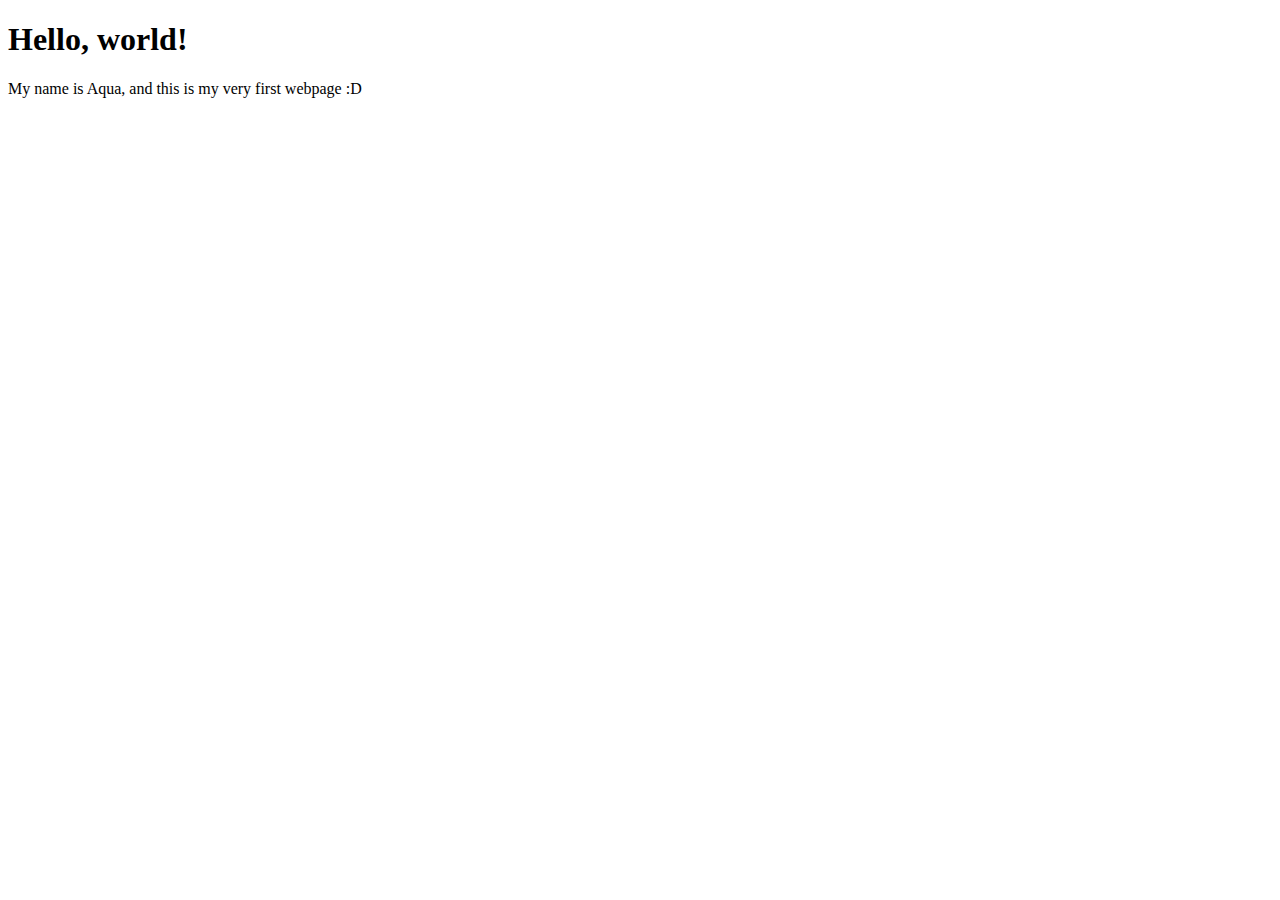
<file: 01-TEST/index.html>
<!DOCTYPE html>
<html lang="en">

<head>
  <meta charset="UTF-8">
  <meta http-equiv="X-UA-Compatible" content="IE=edge">
  <meta name="viewport" content="width=device-width, initial-scale=1.0">
  <title>My first webpage</title>
</head>

<body>
  <h1>Hello, world!</h1>
  <p>My name is Aqua, and this is my very first webpage :D</p>
</body>

</html>
</file>
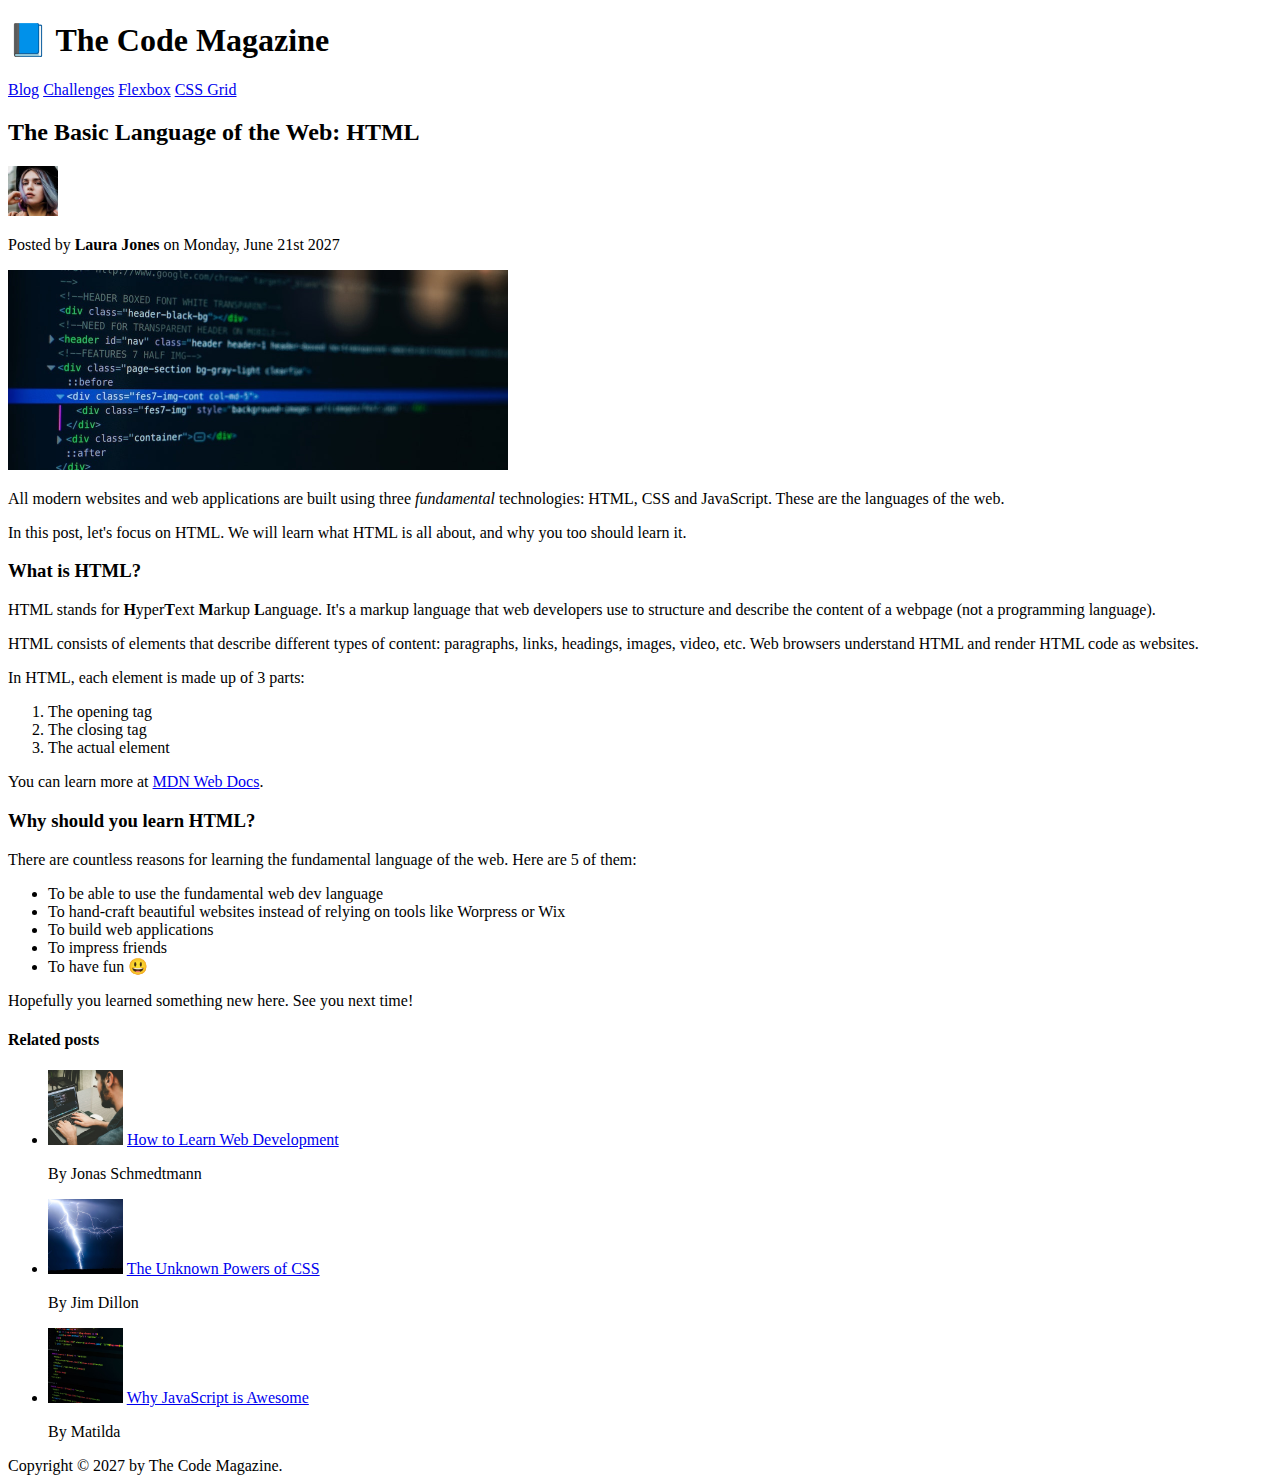
<file: final/02-HTML-Fundamentals/index.html>
<!DOCTYPE html>
<html lang="en">
  <head>
    <meta charset="UTF-8" />
    <title>The Basic Language of the Web: HTML</title>
  </head>

  <body>
    <!--
    <h1>The Basic Language of the Web: HTML</h1>
    <h2>The Basic Language of the Web: HTML</h2>
    <h3>The Basic Language of the Web: HTML</h3>
    <h4>The Basic Language of the Web: HTML</h4>
    <h5>The Basic Language of the Web: HTML</h5>
    <h6>The Basic Language of the Web: HTML</h6>
    -->

    <header>
      <h1>📘 The Code Magazine</h1>

      <nav>
        <a href="blog.html">Blog</a>
        <a href="#">Challenges</a>
        <a href="#">Flexbox</a>
        <a href="#">CSS Grid</a>
      </nav>
    </header>

    <article>
      <header>
        <h2>The Basic Language of the Web: HTML</h2>

        <img
          src="img/laura-jones.jpg"
          alt="Headshot of Laura Jones"
          height="50"
          width="50"
        />

        <p>Posted by <strong>Laura Jones</strong> on Monday, June 21st 2027</p>

        <img
          src="img/post-img.jpg"
          alt="HTML code on a screen"
          width="500"
          height="200"
        />
      </header>

      <p>
        All modern websites and web applications are built using three
        <em>fundamental</em>
        technologies: HTML, CSS and JavaScript. These are the languages of the
        web.
      </p>

      <p>
        In this post, let's focus on HTML. We will learn what HTML is all about,
        and why you too should learn it.
      </p>

      <h3>What is HTML?</h3>
      <p>
        HTML stands for <strong>H</strong>yper<strong>T</strong>ext
        <strong>M</strong>arkup <strong>L</strong>anguage. It's a markup
        language that web developers use to structure and describe the content
        of a webpage (not a programming language).
      </p>
      <p>
        HTML consists of elements that describe different types of content:
        paragraphs, links, headings, images, video, etc. Web browsers understand
        HTML and render HTML code as websites.
      </p>
      <p>In HTML, each element is made up of 3 parts:</p>

      <ol>
        <li>The opening tag</li>
        <li>The closing tag</li>
        <li>The actual element</li>
      </ol>

      <p>
        You can learn more at
        <a
          href="https://developer.mozilla.org/en-US/docs/Web/HTML"
          target="_blank"
          >MDN Web Docs</a
        >.
      </p>

      <h3>Why should you learn HTML?</h3>

      <p>
        There are countless reasons for learning the fundamental language of the
        web. Here are 5 of them:
      </p>

      <ul>
        <li>To be able to use the fundamental web dev language</li>
        <li>
          To hand-craft beautiful websites instead of relying on tools like
          Worpress or Wix
        </li>
        <li>To build web applications</li>
        <li>To impress friends</li>
        <li>To have fun 😃</li>
      </ul>

      <p>Hopefully you learned something new here. See you next time!</p>
    </article>

    <aside>
      <h4>Related posts</h4>

      <ul>
        <li>
          <img
            src="img/related-1.jpg"
            alt="Person programming"
            width="75"
            width="75"
          />
          <a href="#">How to Learn Web Development</a>
          <p>By Jonas Schmedtmann</p>
        </li>
        <li>
          <img src="img/related-2.jpg" alt="Lightning" width="75" heigth="75" />
          <a href="#">The Unknown Powers of CSS</a>
          <p>By Jim Dillon</p>
        </li>
        <li>
          <img
            src="img/related-3.jpg"
            alt="JavaScript code on a screen"
            width="75"
            height="75"
          />
          <a href="#">Why JavaScript is Awesome</a>
          <p>By Matilda</p>
        </li>
      </ul>
    </aside>

    <footer>Copyright &copy; 2027 by The Code Magazine.</footer>
  </body>
</html>
</file>
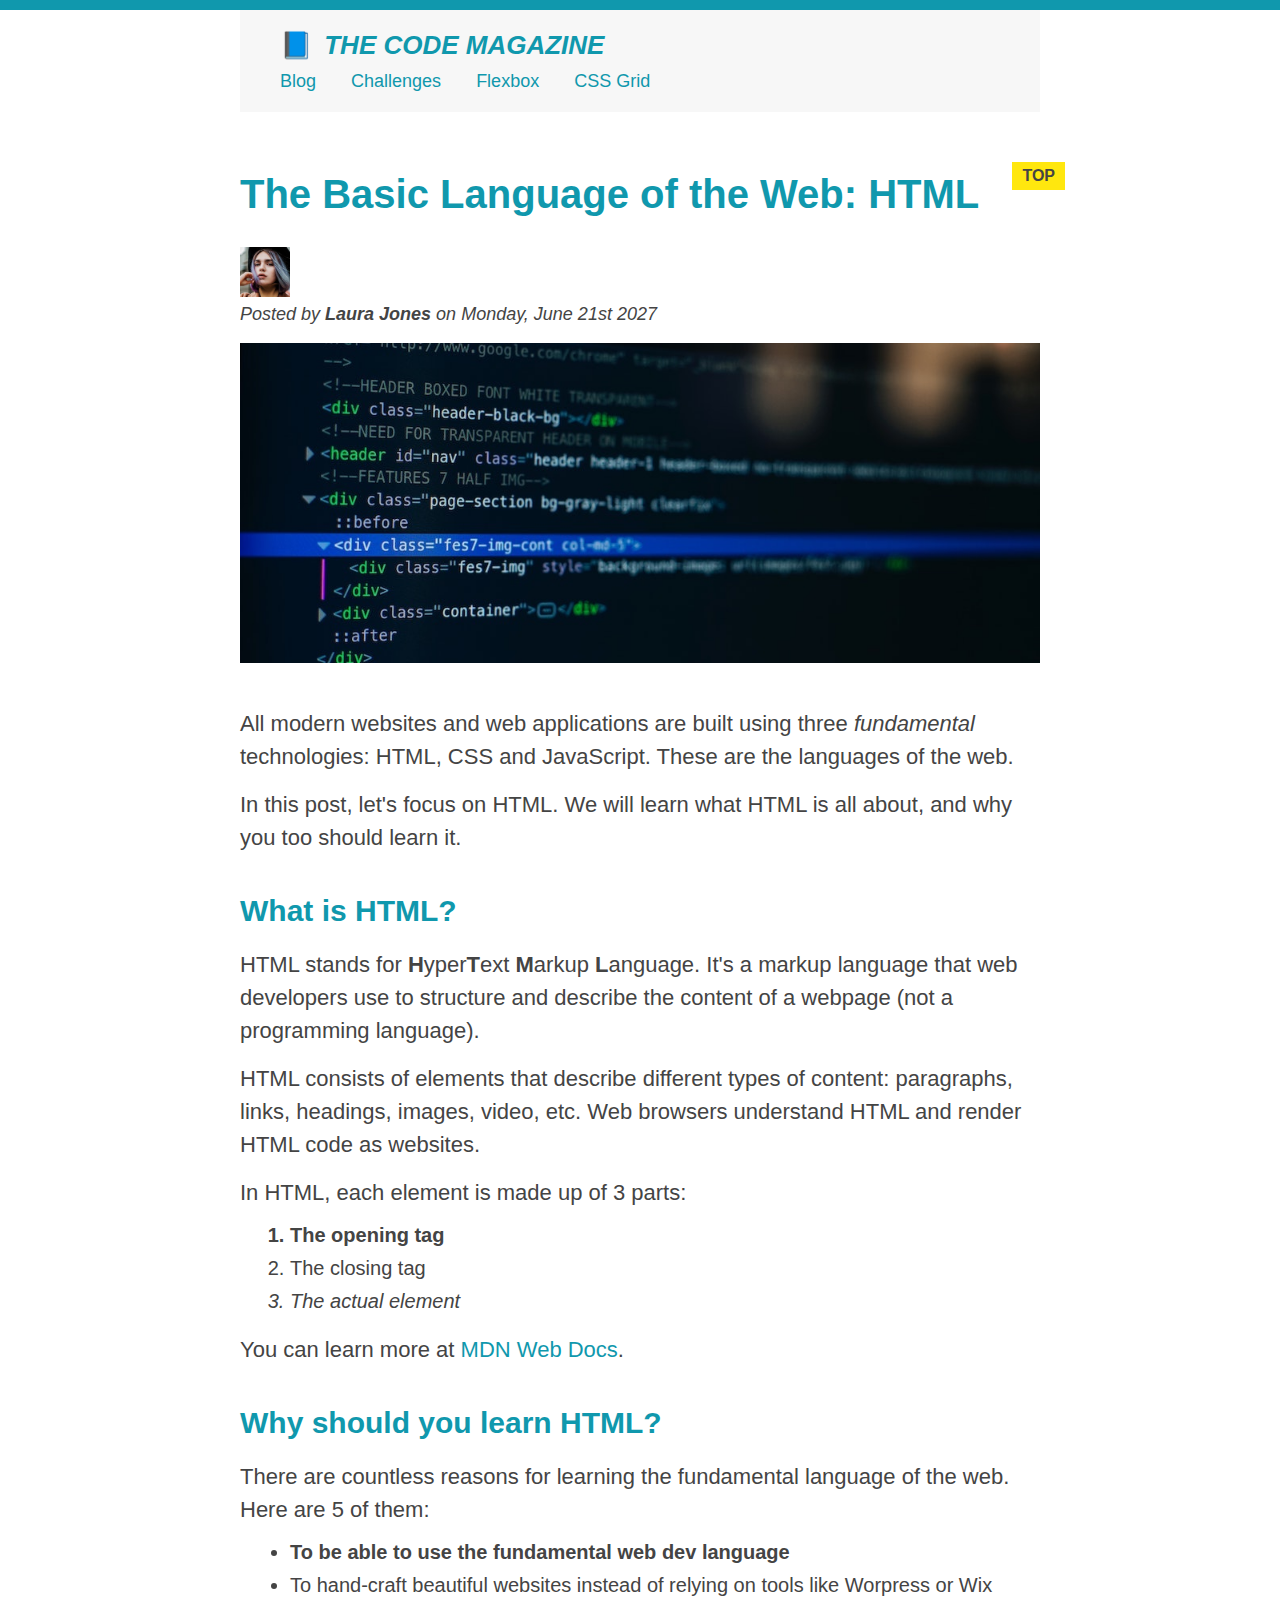
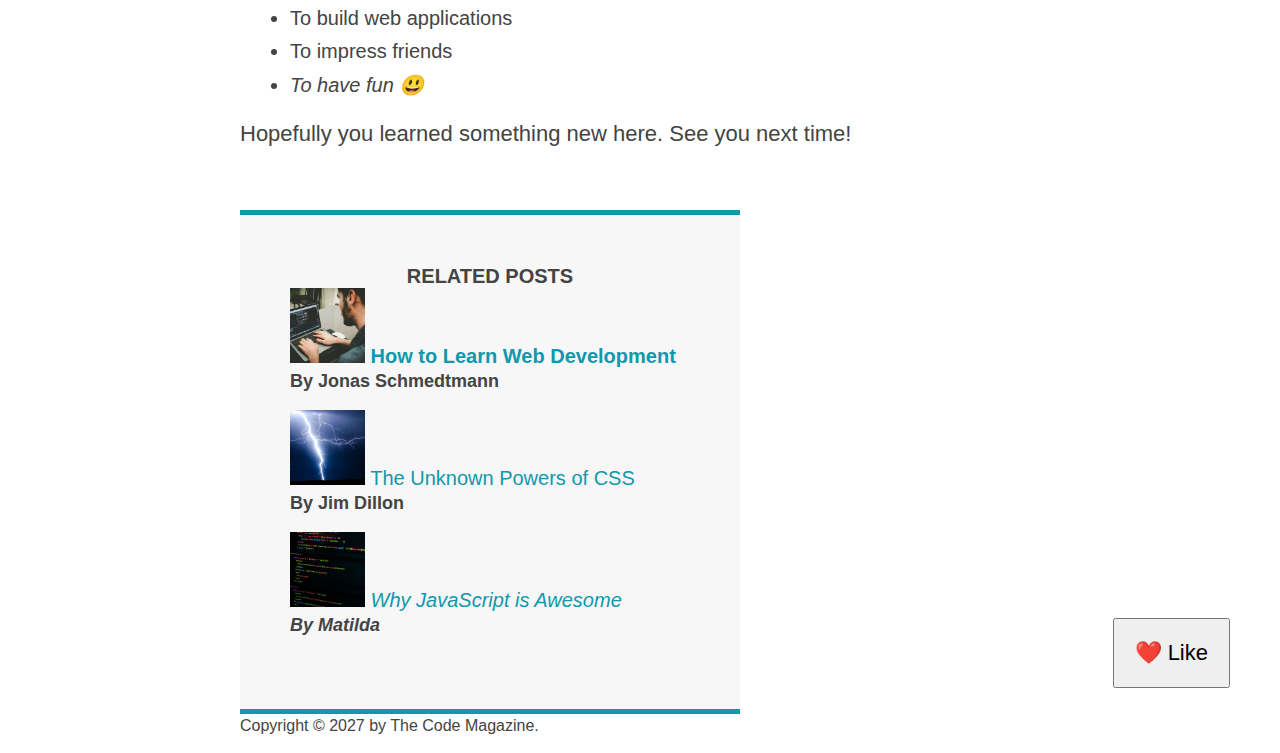
<file: final/03-CSS-Fundamentals/index.html>
<!DOCTYPE html>
<html lang="en">
  <head>
    <meta charset="UTF-8" />
    <link href="style.css" rel="stylesheet" />

    <title>The Basic Language of the Web: HTML</title>
  </head>

  <body>
    <!--
    <h1>The Basic Language of the Web: HTML</h1>
    <h2>The Basic Language of the Web: HTML</h2>
    <h3>The Basic Language of the Web: HTML</h3>
    <h4>The Basic Language of the Web: HTML</h4>
    <h5>The Basic Language of the Web: HTML</h5>
    <h6>The Basic Language of the Web: HTML</h6>
    -->

    <div class="container">
      <header class="main-header">
        <h1>📘 The Code Magazine</h1>

        <nav>
          <!-- <strong>This is the navigation</strong> -->
          <a href="blog.html">Blog</a>
          <a href="#">Challenges</a>
          <a href="#">Flexbox</a>
          <a href="#">CSS Grid</a>
        </nav>
      </header>

      <article>
        <header class="post-header">
          <h2>The Basic Language of the Web: HTML</h2>

          <img
            src="img/laura-jones.jpg"
            alt="Headshot of Laura Jones"
            height="50"
            width="50"
          />

          <p id="author">
            Posted by <strong>Laura Jones</strong> on Monday, June 21st 2027
          </p>

          <img
            src="img/post-img.jpg"
            alt="HTML code on a screen"
            width="500"
            height="200"
            class="post-img"
          />
          <button>❤️ Like</button>
        </header>

        <p>
          All modern websites and web applications are built using three
          <em>fundamental</em>
          technologies: HTML, CSS and JavaScript. These are the languages of the
          web.
        </p>

        <p>
          In this post, let's focus on HTML. We will learn what HTML is all
          about, and why you too should learn it.
        </p>

        <h3>What is HTML?</h3>
        <p>
          HTML stands for <strong>H</strong>yper<strong>T</strong>ext
          <strong>M</strong>arkup <strong>L</strong>anguage. It's a markup
          language that web developers use to structure and describe the content
          of a webpage (not a programming language).
        </p>
        <p>
          HTML consists of elements that describe different types of content:
          paragraphs, links, headings, images, video, etc. Web browsers
          understand HTML and render HTML code as websites.
        </p>
        <p>In HTML, each element is made up of 3 parts:</p>

        <ol>
          <li class="first-li">The opening tag</li>
          <li>The closing tag</li>
          <li>The actual element</li>
        </ol>

        <p>
          You can learn more at
          <a
            href="https://developer.mozilla.org/en-US/docs/Web/HTML"
            target="_blank"
            >MDN Web Docs</a
          >.
        </p>

        <h3>Why should you learn HTML?</h3>

        <p>
          There are countless reasons for learning the fundamental language of
          the web. Here are 5 of them:
        </p>

        <ul>
          <li class="first-li">
            To be able to use the fundamental web dev language
          </li>
          <li>
            To hand-craft beautiful websites instead of relying on tools like
            Worpress or Wix
          </li>
          <li>To build web applications</li>
          <li>To impress friends</li>
          <li>To have fun 😃</li>
        </ul>

        <p>Hopefully you learned something new here. See you next time!</p>
      </article>

      <aside>
        <h4>Related posts</h4>

        <ul class="related">
          <li>
            <img
              src="img/related-1.jpg"
              alt="Person programming"
              width="75"
              height="75"
            />
            <a href="#">How to Learn Web Development</a>
            <p class="related-author">By Jonas Schmedtmann</p>
          </li>
          <li>
            <img
              src="img/related-2.jpg"
              alt="Lightning"
              width="75"
              height="75"
            />
            <a href="#">The Unknown Powers of CSS</a>
            <p class="related-author">By Jim Dillon</p>
          </li>
          <li>
            <img
              src="img/related-3.jpg"
              alt="JavaScript code on a screen"
              width="75"
              height="75"
            />
            <a href="#">Why JavaScript is Awesome</a>
            <p class="related-author">By Matilda</p>
          </li>
        </ul>
      </aside>

      <footer>
        <p id="copyright" class="copyright text">
          Copyright &copy; 2027 by The Code Magazine.
        </p>
      </footer>
    </div>
  </body>
</html>
</file>
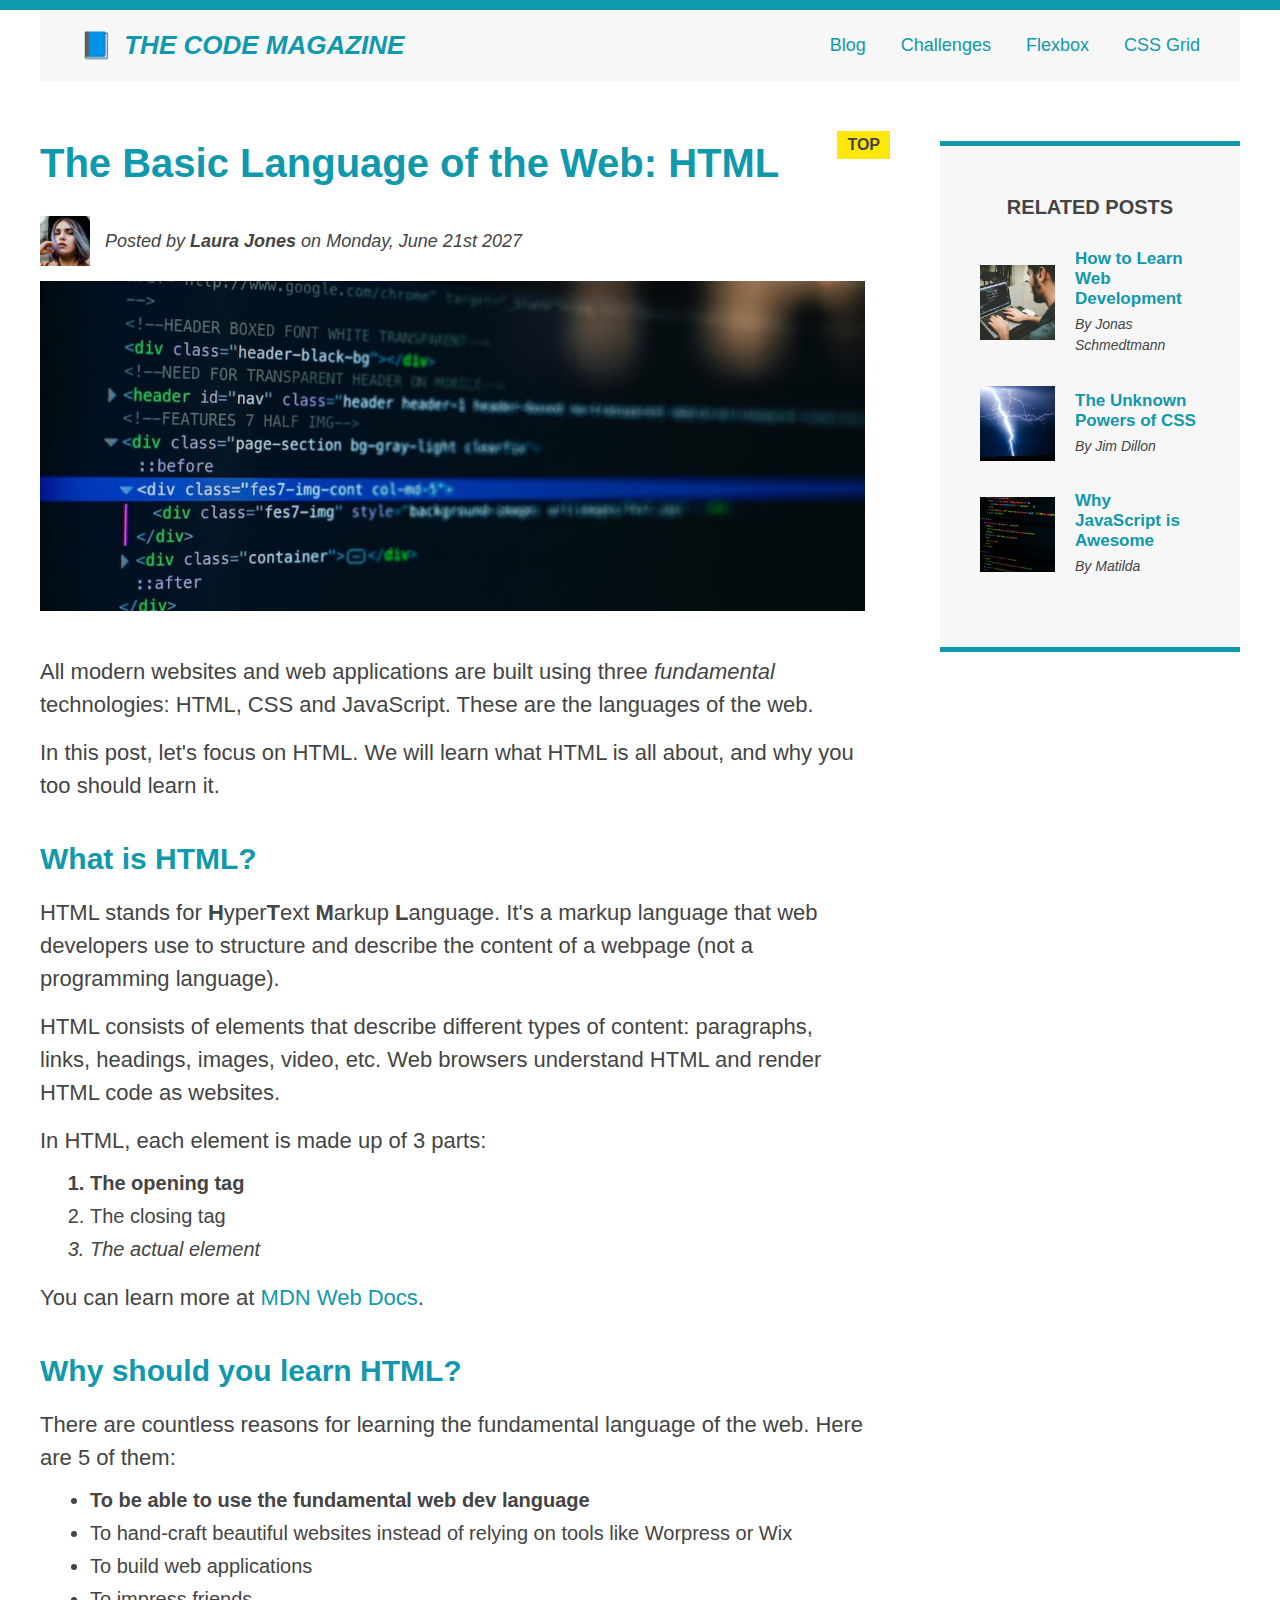
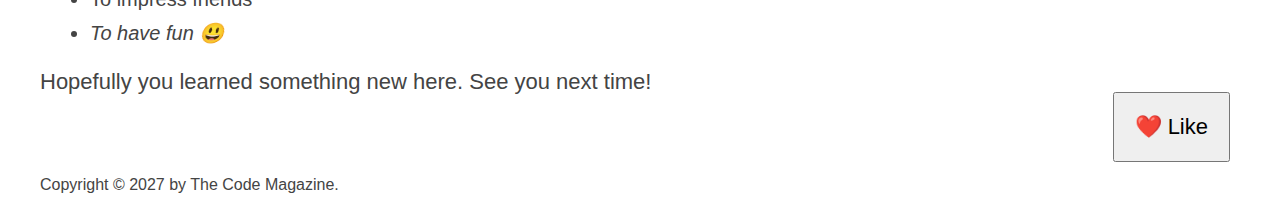
<file: final/04-CSS-Layouts/index.html>
<!DOCTYPE html>
<html lang="en">
  <head>
    <meta charset="UTF-8" />
    <link href="style.css" rel="stylesheet" />

    <title>The Basic Language of the Web: HTML</title>
  </head>

  <body>
    <!--
    <h1>The Basic Language of the Web: HTML</h1>
    <h2>The Basic Language of the Web: HTML</h2>
    <h3>The Basic Language of the Web: HTML</h3>
    <h4>The Basic Language of the Web: HTML</h4>
    <h5>The Basic Language of the Web: HTML</h5>
    <h6>The Basic Language of the Web: HTML</h6>
    -->

    <div class="container">
      <header class="main-header clearfix">
        <h1>📘 The Code Magazine</h1>

        <nav>
          <!-- <strong>This is the navigation</strong> -->
          <a href="blog.html">Blog</a>
          <a href="#">Challenges</a>
          <a href="flexbox.html">Flexbox</a>
          <a href="css-grid.html">CSS Grid</a>
        </nav>

        <!-- <div class="clear"></div> -->
      </header>

      <!-- ONLY NECESSARY FOR FLEXBOX -->
      <!-- <div class="row"> -->
      <article>
        <header class="post-header">
          <h2>The Basic Language of the Web: HTML</h2>

          <div class="author-box">
            <img
              src="img/laura-jones.jpg"
              alt="Headshot of Laura Jones"
              height="50"
              width="50"
              class="author-img"
            />

            <p id="author" class="author">
              Posted by <strong>Laura Jones</strong> on Monday, June 21st 2027
            </p>
          </div>

          <img
            src="img/post-img.jpg"
            alt="HTML code on a screen"
            width="500"
            height="200"
            class="post-img"
          />
          <button>❤️ Like</button>
        </header>

        <p>
          All modern websites and web applications are built using three
          <em>fundamental</em>
          technologies: HTML, CSS and JavaScript. These are the languages of the
          web.
        </p>

        <p>
          In this post, let's focus on HTML. We will learn what HTML is all
          about, and why you too should learn it.
        </p>

        <h3>What is HTML?</h3>
        <p>
          HTML stands for <strong>H</strong>yper<strong>T</strong>ext
          <strong>M</strong>arkup <strong>L</strong>anguage. It's a markup
          language that web developers use to structure and describe the content
          of a webpage (not a programming language).
        </p>
        <p>
          HTML consists of elements that describe different types of content:
          paragraphs, links, headings, images, video, etc. Web browsers
          understand HTML and render HTML code as websites.
        </p>
        <p>In HTML, each element is made up of 3 parts:</p>

        <ol>
          <li class="first-li">The opening tag</li>
          <li>The closing tag</li>
          <li>The actual element</li>
        </ol>

        <p>
          You can learn more at
          <a
            href="https://developer.mozilla.org/en-US/docs/Web/HTML"
            target="_blank"
            >MDN Web Docs</a
          >.
        </p>

        <h3>Why should you learn HTML?</h3>

        <p>
          There are countless reasons for learning the fundamental language of
          the web. Here are 5 of them:
        </p>

        <ul>
          <li class="first-li">
            To be able to use the fundamental web dev language
          </li>
          <li>
            To hand-craft beautiful websites instead of relying on tools like
            Worpress or Wix
          </li>
          <li>To build web applications</li>
          <li>To impress friends</li>
          <li>To have fun 😃</li>
        </ul>

        <p>Hopefully you learned something new here. See you next time!</p>
      </article>

      <aside>
        <h4>Related posts</h4>

        <ul class="related">
          <li class="related-post">
            <img
              src="img/related-1.jpg"
              alt="Person programming"
              width="75"
              height="75"
            />
            <div>
              <a href="#" class="related-link">How to Learn Web Development</a>
              <p class="related-author">By Jonas Schmedtmann</p>
            </div>
          </li>
          <li class="related-post">
            <img
              src="img/related-2.jpg"
              alt="Lightning"
              width="75"
              height="75"
            />
            <div>
              <a href="#" class="related-link">The Unknown Powers of CSS</a>
              <p class="related-author">By Jim Dillon</p>
            </div>
          </li>
          <li class="related-post">
            <img
              src="img/related-3.jpg"
              alt="JavaScript code on a screen"
              width="75"
              height="75"
            />
            <div>
              <a href="#" class="related-link">Why JavaScript is Awesome</a>
              <p class="related-author">By Matilda</p>
            </div>
          </li>
        </ul>
      </aside>
      <!-- </div> -->

      <footer>
        <p id="copyright" class="copyright text">
          Copyright &copy; 2027 by The Code Magazine.
        </p>
      </footer>
    </div>
  </body>
</html>
</file>
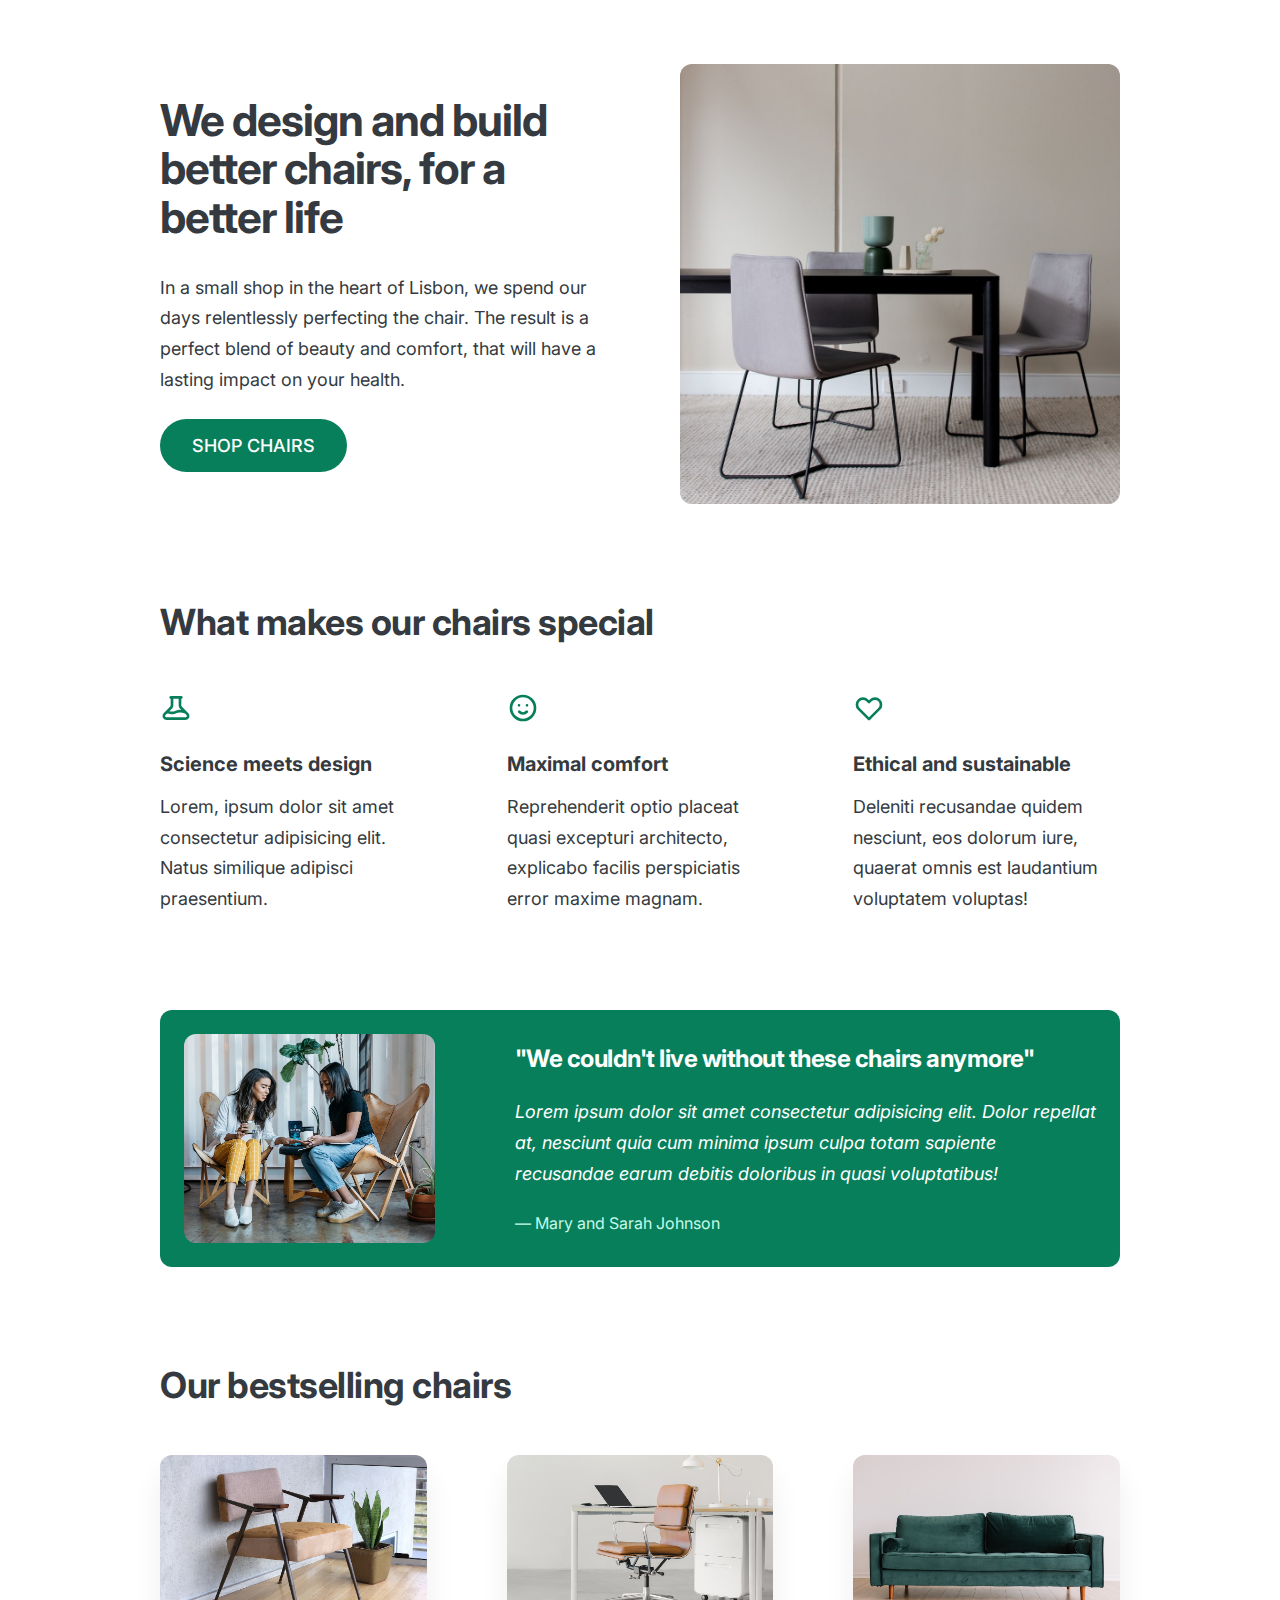
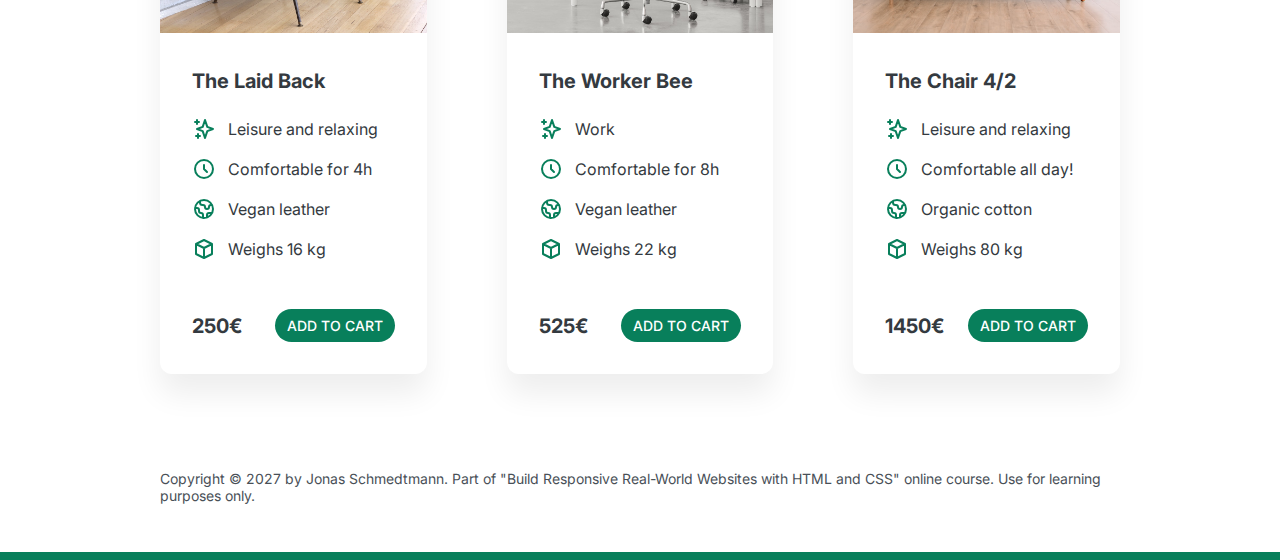
<file: final/05-Design/index.html>
<!DOCTYPE html>
<html lang="en">
  <head>
    <meta charset="UTF-8" />
    <meta http-equiv="X-UA-Compatible" content="IE=edge" />
    <meta name="viewport" content="width=device-width, initial-scale=1.0" />

    <link rel="preconnect" href="https://fonts.gstatic.com" />
    <link
      href="https://fonts.googleapis.com/css2?family=Inter:wght@400;500;700&display=swap"
      rel="stylesheet"
    />

    <link rel="stylesheet" href="style.css" />
    <title>Lisbon Chair Shop</title>
  </head>
  <body>
    <div class="container">
      <header>
        <div class="header-text-box">
          <h1>We design and build better chairs, for a better life</h1>
          <p class="header-text">
            In a small shop in the heart of Lisbon, we spend our days
            relentlessly perfecting the chair. The result is a perfect blend of
            beauty and comfort, that will have a lasting impact on your health.
          </p>
          <a class="btn btn--big" href="#">Shop chairs</a>
        </div>
        <img src="hero.jpg" alt="Photo" />
      </header>

      <section>
        <h2>What makes our chairs special</h2>
        <div class="grid-3-cols">
          <div>
            <svg
              xmlns="http://www.w3.org/2000/svg"
              class="features-icon"
              fill="none"
              viewBox="0 0 24 24"
              stroke="currentColor"
            >
              <path
                stroke-linecap="round"
                stroke-linejoin="round"
                stroke-width="2"
                d="M19.428 15.428a2 2 0 00-1.022-.547l-2.387-.477a6 6 0 00-3.86.517l-.318.158a6 6 0 01-3.86.517L6.05 15.21a2 2 0 00-1.806.547M8 4h8l-1 1v5.172a2 2 0 00.586 1.414l5 5c1.26 1.26.367 3.414-1.415 3.414H4.828c-1.782 0-2.674-2.154-1.414-3.414l5-5A2 2 0 009 10.172V5L8 4z"
              />
            </svg>
            <p class="features-title"><strong>Science meets design</strong></p>
            <p class="features-text">
              Lorem, ipsum dolor sit amet consectetur adipisicing elit. Natus
              similique adipisci praesentium.
            </p>
          </div>

          <div>
            <svg
              xmlns="http://www.w3.org/2000/svg"
              class="features-icon"
              fill="none"
              viewBox="0 0 24 24"
              stroke="currentColor"
            >
              <path
                stroke-linecap="round"
                stroke-linejoin="round"
                stroke-width="2"
                d="M14.828 14.828a4 4 0 01-5.656 0M9 10h.01M15 10h.01M21 12a9 9 0 11-18 0 9 9 0 0118 0z"
              />
            </svg>
            <p class="features-title">
              <strong>Maximal comfort</strong>
            </p>
            <p class="features-text">
              Reprehenderit optio placeat quasi excepturi architecto, explicabo
              facilis perspiciatis error maxime magnam.
            </p>
          </div>

          <div>
            <svg
              xmlns="http://www.w3.org/2000/svg"
              class="features-icon"
              fill="none"
              viewBox="0 0 24 24"
              stroke="currentColor"
            >
              <path
                stroke-linecap="round"
                stroke-linejoin="round"
                stroke-width="2"
                d="M4.318 6.318a4.5 4.5 0 000 6.364L12 20.364l7.682-7.682a4.5 4.5 0 00-6.364-6.364L12 7.636l-1.318-1.318a4.5 4.5 0 00-6.364 0z"
              />
            </svg>
            <p class="features-title">
              <strong>Ethical and sustainable</strong>
            </p>
            <p class="features-text">
              Deleniti recusandae quidem nesciunt, eos dolorum iure, quaerat
              omnis est laudantium voluptatem voluptas!
            </p>
          </div>
        </div>
      </section>

      <section class="testimonial-section">
        <div class="grid-3-cols">
          <img src="customers.jpg" alt="People sitting on chairs" />
          <div class="testimonial-box">
            <h2>"We couldn't live without these chairs anymore"</h2>
            <blockquote class="testimonial-text">
              Lorem ipsum dolor sit amet consectetur adipisicing elit. Dolor
              repellat at, nesciunt quia cum minima ipsum culpa totam sapiente
              recusandae earum debitis doloribus in quasi voluptatibus!
            </blockquote>
            <p class="testimonial-author">&mdash; Mary and Sarah Johnson</p>
          </div>
        </div>
      </section>

      <section>
        <h2>Our bestselling chairs</h2>
        <div class="grid-3-cols">
          <figure class="chair">
            <img src="chair-1.jpg" alt="Chair" />
            <div class="chair-box">
              <h3>The Laid Back</h3>
              <ul class="chair-details">
                <li>
                  <svg
                    xmlns="http://www.w3.org/2000/svg"
                    class="chair-icon"
                    fill="none"
                    viewBox="0 0 24 24"
                    stroke="currentColor"
                  >
                    <path
                      stroke-linecap="round"
                      stroke-linejoin="round"
                      stroke-width="2"
                      d="M5 3v4M3 5h4M6 17v4m-2-2h4m5-16l2.286 6.857L21 12l-5.714 2.143L13 21l-2.286-6.857L5 12l5.714-2.143L13 3z"
                    />
                  </svg>
                  <!-- Span is a generic INLINE text element, it doesn't have any meaning. It's like a div element, but inline -->
                  <span>Leisure and relaxing</span>
                </li>
                <li>
                  <svg
                    xmlns="http://www.w3.org/2000/svg"
                    class="chair-icon"
                    fill="none"
                    viewBox="0 0 24 24"
                    stroke="currentColor"
                  >
                    <path
                      stroke-linecap="round"
                      stroke-linejoin="round"
                      stroke-width="2"
                      d="M12 8v4l3 3m6-3a9 9 0 11-18 0 9 9 0 0118 0z"
                    />
                  </svg>
                  <span>Comfortable for 4h</span>
                </li>
                <li>
                  <svg
                    xmlns="http://www.w3.org/2000/svg"
                    class="chair-icon"
                    fill="none"
                    viewBox="0 0 24 24"
                    stroke="currentColor"
                  >
                    <path
                      stroke-linecap="round"
                      stroke-linejoin="round"
                      stroke-width="2"
                      d="M3.055 11H5a2 2 0 012 2v1a2 2 0 002 2 2 2 0 012 2v2.945M8 3.935V5.5A2.5 2.5 0 0010.5 8h.5a2 2 0 012 2 2 2 0 104 0 2 2 0 012-2h1.064M15 20.488V18a2 2 0 012-2h3.064M21 12a9 9 0 11-18 0 9 9 0 0118 0z"
                    />
                  </svg>
                  <span>Vegan leather</span>
                </li>
                <li>
                  <svg
                    xmlns="http://www.w3.org/2000/svg"
                    class="chair-icon"
                    fill="none"
                    viewBox="0 0 24 24"
                    stroke="currentColor"
                  >
                    <path
                      stroke-linecap="round"
                      stroke-linejoin="round"
                      stroke-width="2"
                      d="M20 7l-8-4-8 4m16 0l-8 4m8-4v10l-8 4m0-10L4 7m8 4v10M4 7v10l8 4"
                    />
                  </svg>
                  <span>Weighs 16 kg</span>
                </li>
              </ul>
              <div class="chair-price">
                <strong>250€</strong>
                <a href="#" class="btn btn--small">Add to cart</a>
              </div>
            </div>
          </figure>

          <figure class="chair">
            <img src="chair-2.jpg" alt="Chair" />
            <div class="chair-box">
              <h3>The Worker Bee</h3>
              <ul class="chair-details">
                <li>
                  <svg
                    xmlns="http://www.w3.org/2000/svg"
                    class="chair-icon"
                    fill="none"
                    viewBox="0 0 24 24"
                    stroke="currentColor"
                  >
                    <path
                      stroke-linecap="round"
                      stroke-linejoin="round"
                      stroke-width="2"
                      d="M5 3v4M3 5h4M6 17v4m-2-2h4m5-16l2.286 6.857L21 12l-5.714 2.143L13 21l-2.286-6.857L5 12l5.714-2.143L13 3z"
                    />
                  </svg>
                  <span>Work</span>
                </li>
                <li>
                  <svg
                    xmlns="http://www.w3.org/2000/svg"
                    class="chair-icon"
                    fill="none"
                    viewBox="0 0 24 24"
                    stroke="currentColor"
                  >
                    <path
                      stroke-linecap="round"
                      stroke-linejoin="round"
                      stroke-width="2"
                      d="M12 8v4l3 3m6-3a9 9 0 11-18 0 9 9 0 0118 0z"
                    />
                  </svg>
                  <span>Comfortable for 8h</span>
                </li>
                <li>
                  <svg
                    xmlns="http://www.w3.org/2000/svg"
                    class="chair-icon"
                    fill="none"
                    viewBox="0 0 24 24"
                    stroke="currentColor"
                  >
                    <path
                      stroke-linecap="round"
                      stroke-linejoin="round"
                      stroke-width="2"
                      d="M3.055 11H5a2 2 0 012 2v1a2 2 0 002 2 2 2 0 012 2v2.945M8 3.935V5.5A2.5 2.5 0 0010.5 8h.5a2 2 0 012 2 2 2 0 104 0 2 2 0 012-2h1.064M15 20.488V18a2 2 0 012-2h3.064M21 12a9 9 0 11-18 0 9 9 0 0118 0z"
                    />
                  </svg>
                  <span>Vegan leather</span>
                </li>
                <li>
                  <svg
                    xmlns="http://www.w3.org/2000/svg"
                    class="chair-icon"
                    fill="none"
                    viewBox="0 0 24 24"
                    stroke="currentColor"
                  >
                    <path
                      stroke-linecap="round"
                      stroke-linejoin="round"
                      stroke-width="2"
                      d="M20 7l-8-4-8 4m16 0l-8 4m8-4v10l-8 4m0-10L4 7m8 4v10M4 7v10l8 4"
                    />
                  </svg>
                  <span>Weighs 22 kg</span>
                </li>
              </ul>
              <div class="chair-price">
                <strong>525€</strong>
                <a href="#" class="btn btn--small">Add to cart</a>
              </div>
            </div>
          </figure>

          <figure class="chair">
            <img src="chair-3.jpg" alt="Chair" />
            <div class="chair-box">
              <h3>The Chair 4/2</h3>
              <ul class="chair-details">
                <li>
                  <svg
                    xmlns="http://www.w3.org/2000/svg"
                    class="chair-icon"
                    fill="none"
                    viewBox="0 0 24 24"
                    stroke="currentColor"
                  >
                    <path
                      stroke-linecap="round"
                      stroke-linejoin="round"
                      stroke-width="2"
                      d="M5 3v4M3 5h4M6 17v4m-2-2h4m5-16l2.286 6.857L21 12l-5.714 2.143L13 21l-2.286-6.857L5 12l5.714-2.143L13 3z"
                    />
                  </svg>
                  <span>Leisure and relaxing</span>
                </li>
                <li>
                  <svg
                    xmlns="http://www.w3.org/2000/svg"
                    class="chair-icon"
                    fill="none"
                    viewBox="0 0 24 24"
                    stroke="currentColor"
                  >
                    <path
                      stroke-linecap="round"
                      stroke-linejoin="round"
                      stroke-width="2"
                      d="M12 8v4l3 3m6-3a9 9 0 11-18 0 9 9 0 0118 0z"
                    />
                  </svg>
                  <span>Comfortable all day!</span>
                </li>
                <li>
                  <svg
                    xmlns="http://www.w3.org/2000/svg"
                    class="chair-icon"
                    fill="none"
                    viewBox="0 0 24 24"
                    stroke="currentColor"
                  >
                    <path
                      stroke-linecap="round"
                      stroke-linejoin="round"
                      stroke-width="2"
                      d="M3.055 11H5a2 2 0 012 2v1a2 2 0 002 2 2 2 0 012 2v2.945M8 3.935V5.5A2.5 2.5 0 0010.5 8h.5a2 2 0 012 2 2 2 0 104 0 2 2 0 012-2h1.064M15 20.488V18a2 2 0 012-2h3.064M21 12a9 9 0 11-18 0 9 9 0 0118 0z"
                    />
                  </svg>
                  <span>Organic cotton</span>
                </li>
                <li>
                  <svg
                    xmlns="http://www.w3.org/2000/svg"
                    class="chair-icon"
                    fill="none"
                    viewBox="0 0 24 24"
                    stroke="currentColor"
                  >
                    <path
                      stroke-linecap="round"
                      stroke-linejoin="round"
                      stroke-width="2"
                      d="M20 7l-8-4-8 4m16 0l-8 4m8-4v10l-8 4m0-10L4 7m8 4v10M4 7v10l8 4"
                    />
                  </svg>
                  <span>Weighs 80 kg</span>
                </li>
              </ul>
              <div class="chair-price">
                <strong>1450€</strong>
                <a href="#" class="btn btn--small">Add to cart</a>
              </div>
            </div>
          </figure>
        </div>
      </section>

      <footer>
        Copyright &copy; 2027 by Jonas Schmedtmann. Part of "Build Responsive
        Real-World Websites with HTML and CSS" online course. Use for learning
        purposes only.
      </footer>
    </div>
  </body>
</html>
</file>
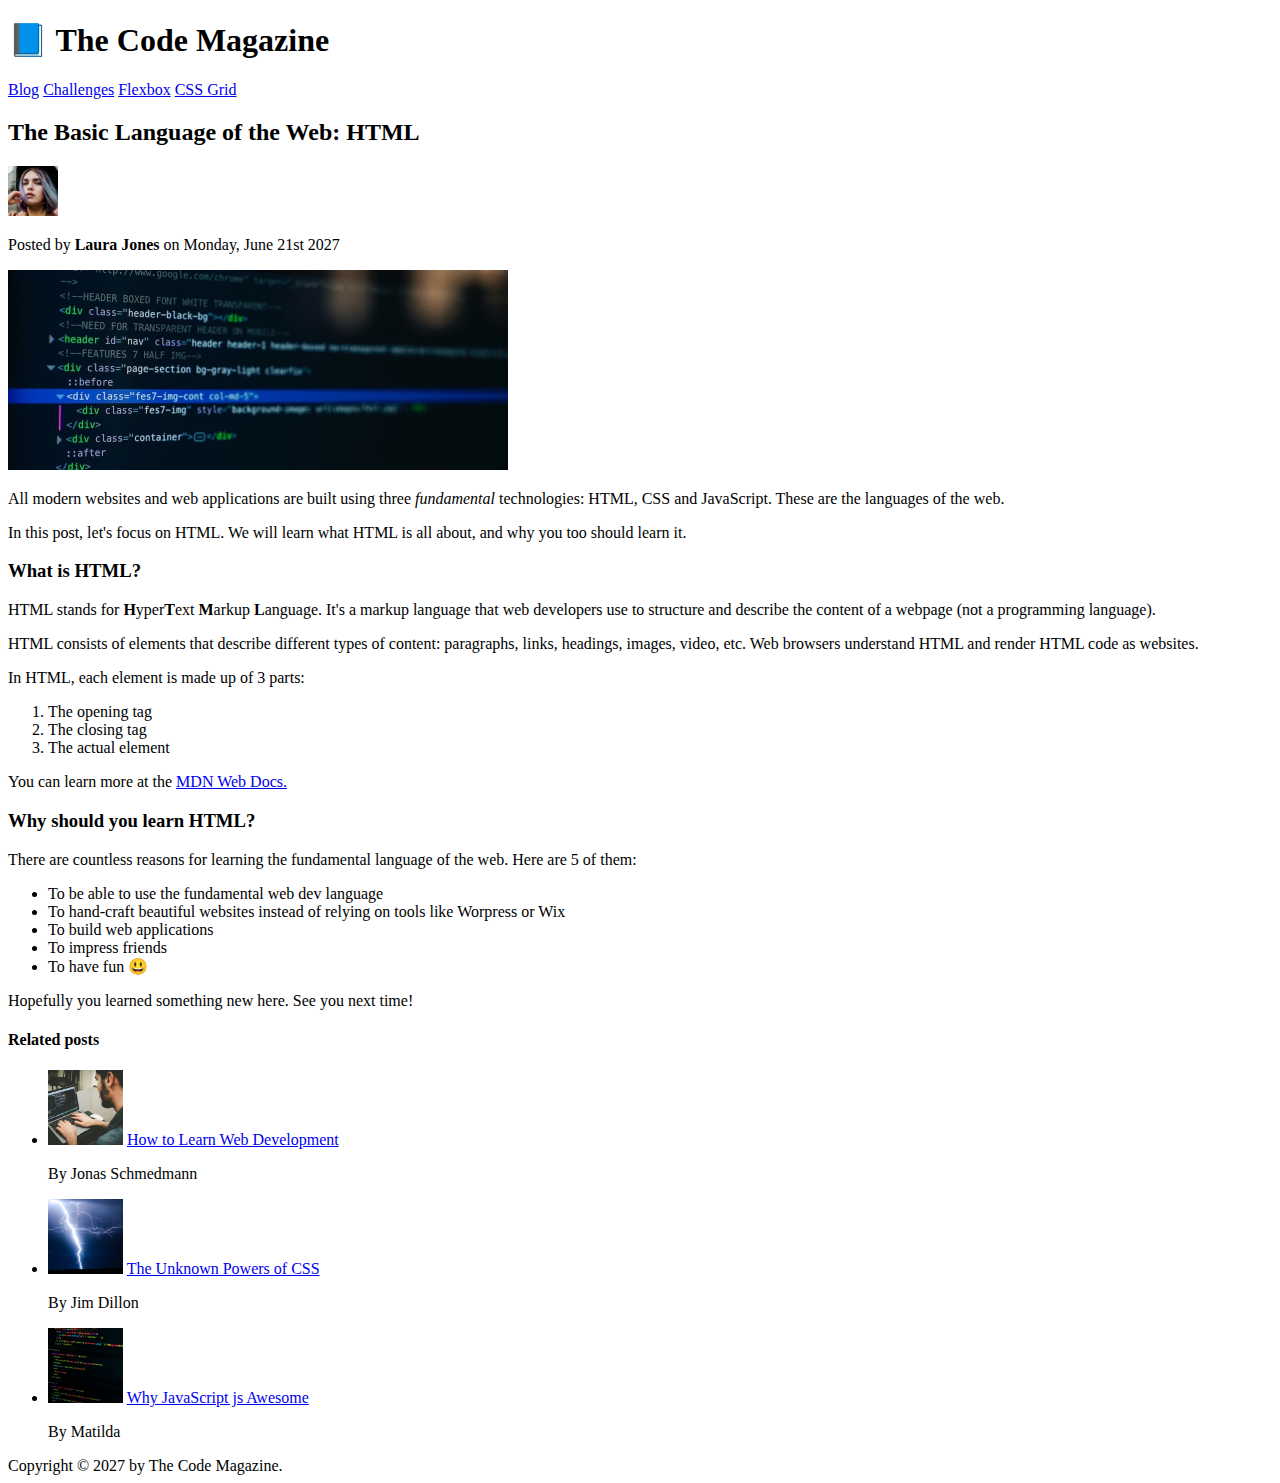
<file: starter/02-HTML-Fundamentals/index.html>
<!DOCTYPE html>
<html lang="en">

<head>
  <meta charset="UTF-8" />
  <title>The Basic Language of the Web: HTML</title>
</head>

<body>
  <!-- 
  <h1>The Basic Language of the Web: HTML</h1>
  <h2>The Basic Language of the Web: HTML</h2>
  <h3>The Basic Language of the Web: HTML</h3>
  <h4>The Basic Language of the Web: HTML</h4>
  <h5>The Basic Language of the Web: HTML</h5>
  <h6>The Basic Language of the Web: HTML</h6>
  -->
  <header>
    <h1>📘 The Code Magazine</h1>

    <nav>
      <a href="./blog.html">Blog</a>
      <a href="#">Challenges</a>
      <a href="#">Flexbox</a>
      <a href="#">CSS Grid</a>
    </nav>
  </header>
  <article>
    <header>
      <h2>The Basic Language of the Web: HTML</h2>
      <img src="./img/laura-jones.jpg" alt="Headshot of Laura Jones" width="50" height="50" />
      <p>Posted by <strong>Laura Jones</strong> on Monday, June 21st 2027</p>
      <img src="./img/post-img.jpg" alt="HTML code on a screen" width="500" height="200" />
    </header>
    <p>
      All modern websites and web applications are built using three <em>fundamental</em> technologies: HTML, CSS and
      JavaScript.
      These
      are the languages of the web.
    </p>
    <p>
      In this post, let's focus on HTML. We will learn what HTML is all about, and why you too should learn it.
    </p>

    <h3>What is HTML?</h3>
    <p>
      HTML stands for <strong>H</strong>yper<strong>T</strong>ext <strong>M</strong>arkup <strong>L</strong>anguage.
      It's
      a markup language
      that
      web developers use
      to
      structure and describe
      the
      content of a webpage (not a programming language).</p>
    <p>
      HTML consists of elements that describe different types of content: paragraphs, links, headings, images, video,
      etc.
      Web
      browsers understand HTML and render HTML code as websites.
    </p>

    <p>In HTML, each element is made up of 3 parts:</p>
    <ol>
      <li>The opening tag</li>
      <li>The closing tag</li>
      <li>The actual element</li>
    </ol>
    <p>You can learn more at the <a href="https://developer.mozilla.org/ko/docs/Web/HTML" target="_blank">MDN Web
        Docs.</a></p>

    <h3>Why should you learn HTML?</h3>
    <p>
      There are countless reasons for learning the fundamental language of the web. Here are 5 of them:
    </p>
    <ul>
      <li>To be able to use the fundamental web dev language</li>
      <li>To hand-craft beautiful websites instead of relying on tools like Worpress or Wix</li>
      <li>To build web applications</li>
      <li>To impress friends</li>
      <li>To have fun 😃</li>
    </ul>

    <p>Hopefully you learned something new here. See you next time!</p>
  </article>
  <aside>
    <h4>Related posts</h4>
    <ul>
      <li>
        <img src="./img/related-1.jpg" alt="Person programming" width="75" height="75" />
        <a href="#">How to Learn Web Development</a>
        <p>By Jonas Schmedmann</p>
      </li>
      <li>
        <img src="./img/related-2.jpg" alt="Lightning" width="75" height="75" />
        <a href="#">The Unknown Powers of CSS</a>
        <p>By Jim Dillon</p>
      </li>
      <li>
        <img src="./img/related-3.jpg" alt="JavaScript code on a screen" width="75" height="75" />
        <a href="#">Why JavaScript js Awesome</a>
        <p>By Matilda</p>
      </li>
    </ul>
  </aside>
  <footer>
    Copyright &copy; 2027 by The Code Magazine.
  </footer>
</body>

</html>
</file>
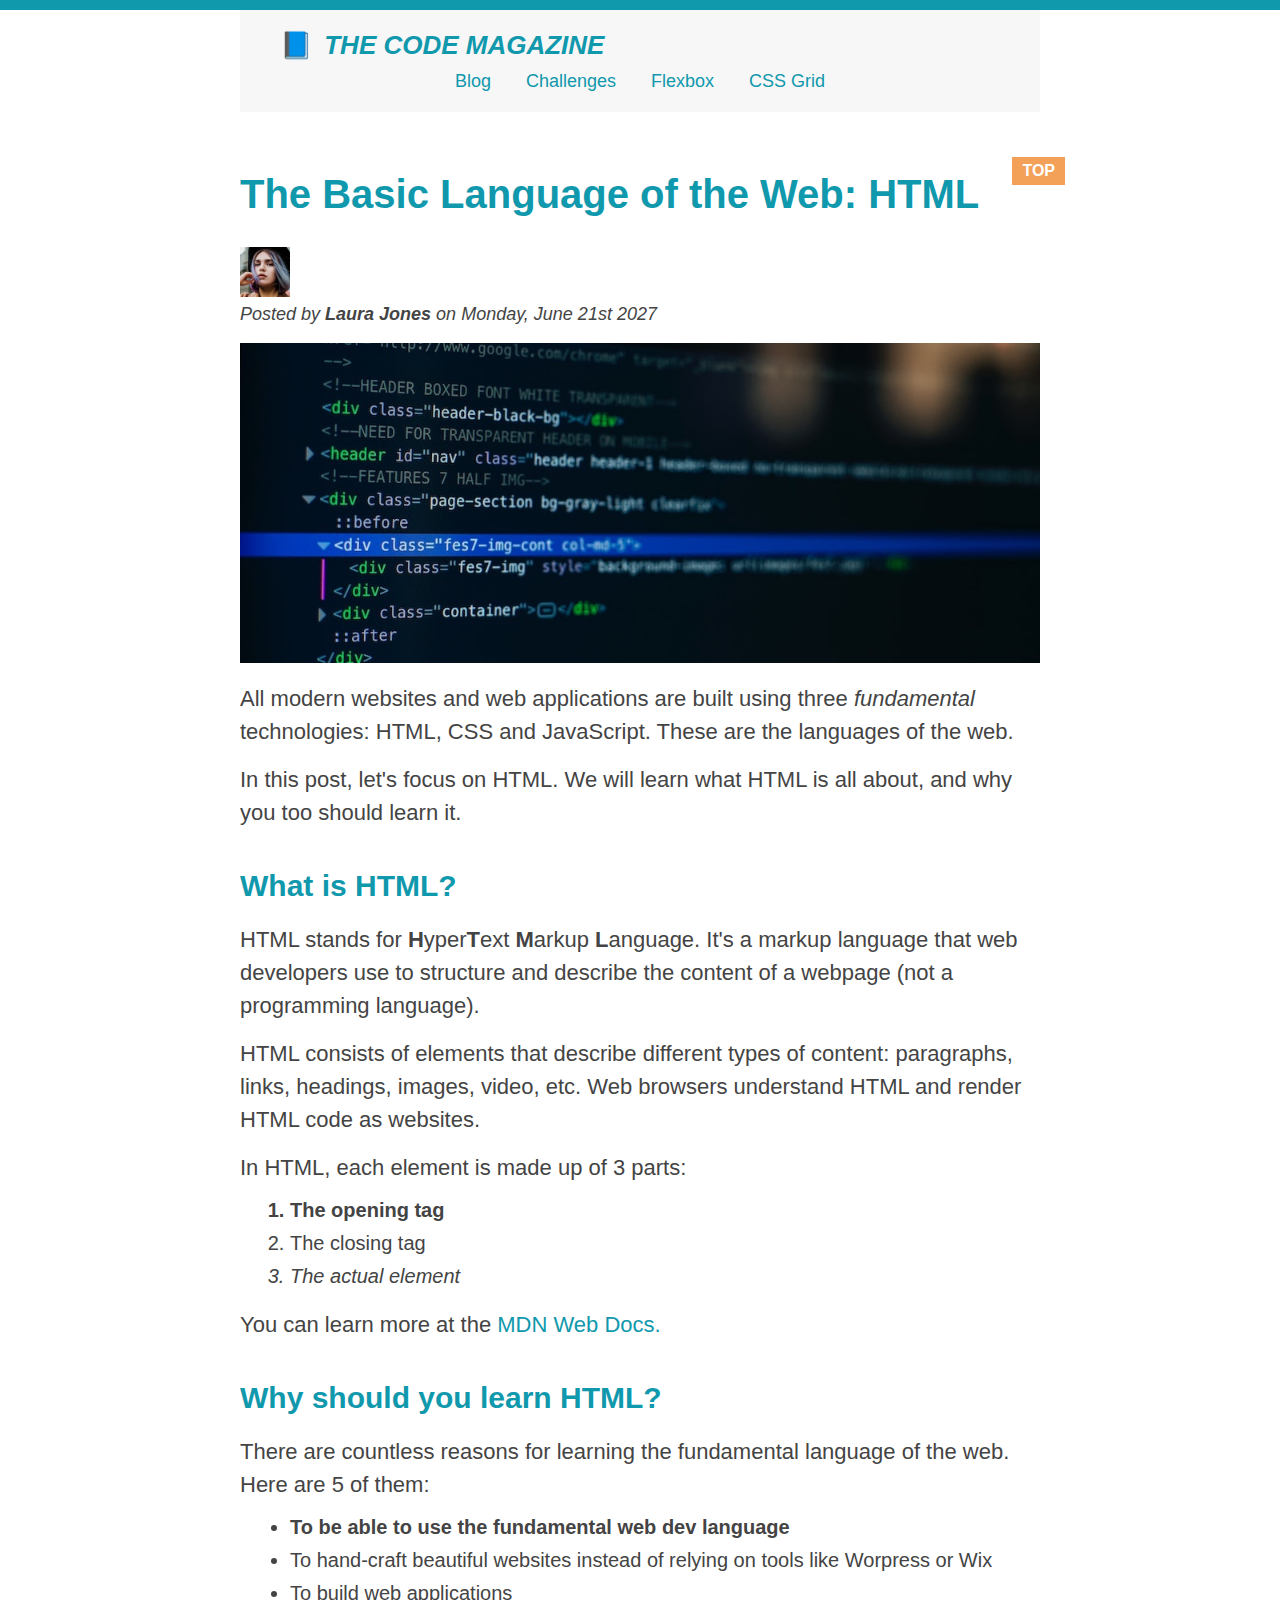
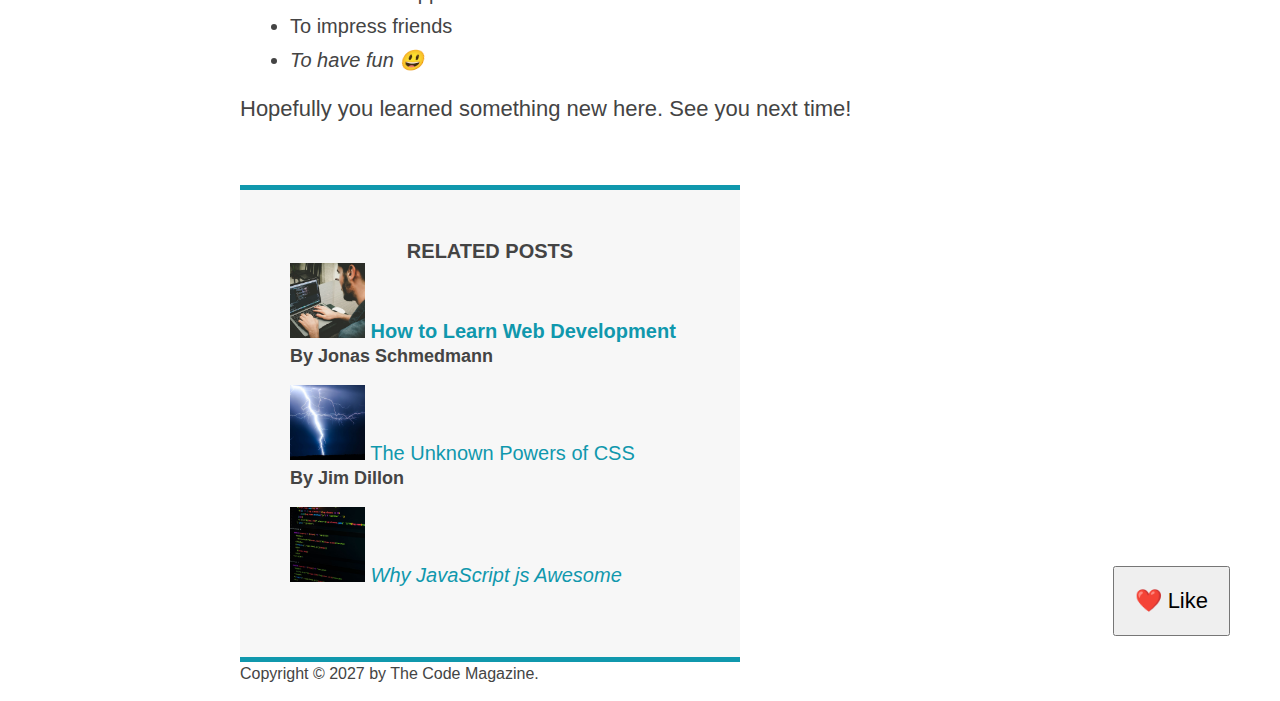
<file: starter/03-CSS-Fundamentals/index.html>
<!DOCTYPE html>
<html lang="en">

<head>
  <meta charset="UTF-8" />
  <link href="./style.css" rel="stylesheet" />
  <title>The Basic Language of the Web: HTML</title>
</head>

<body>
  <!-- 
  <h1>The Basic Language of the Web: HTML</h1>
  <h2>The Basic Language of the Web: HTML</h2>
  <h3>The Basic Language of the Web: HTML</h3>
  <h4>The Basic Language of the Web: HTML</h4>
  <h5>The Basic Language of the Web: HTML</h5>
  <h6>The Basic Language of the Web: HTML</h6>
  -->

  <div class="container">

    <header class="main-header">
      <h1>📘 The Code Magazine</h1>

      <nav>
        <!-- <strong>This is the navigation</strong> -->
        <a href="./blog.html">Blog</a>
        <a href="#">Challenges</a>
        <a href="#">Flexbox</a>
        <a href="#">CSS Grid</a>
      </nav>
    </header>

    <!-- Article -->
    <article>
      <header class="post-header">
        <h2>The Basic Language of the Web: HTML</h2>
        <img src="./img/laura-jones.jpg" alt="Headshot of Laura Jones" width="50" height="50" />
        <p id="author">Posted by <strong>Laura Jones</strong> on Monday, June 21st 2027</p>
        <img src="./img/post-img.jpg" alt="HTML code on a screen" width="500" height="200" class="post-image" />
        <!-- Like -->
        <button class="product-like">❤️ Like</button>
      </header>
      <p>
        All modern websites and web applications are built using three <em>fundamental</em> technologies: HTML, CSS and
        JavaScript.
        These
        are the languages of the web.
      </p>
      <p>
        In this post, let's focus on HTML. We will learn what HTML is all about, and why you too should learn it.
      </p>

      <h3>What is HTML?</h3>
      <p>
        HTML stands for <strong>H</strong>yper<strong>T</strong>ext <strong>M</strong>arkup <strong>L</strong>anguage.
        It's
        a markup language
        that
        web developers use
        to
        structure and describe
        the
        content of a webpage (not a programming language).</p>
      <p>
        HTML consists of elements that describe different types of content: paragraphs, links, headings, images, video,
        etc.
        Web
        browsers understand HTML and render HTML code as websites.
      </p>

      <p>In HTML, each element is made up of 3 parts:</p>
      <ol>
        <li class="first-li">The opening tag</li>
        <li>The closing tag</li>
        <li>The actual element</li>
      </ol>
      <p>You can learn more at the <a href="https://developer.mozilla.org/ko/docs/Web/HTML" target="_blank">MDN Web
          Docs.</a></p>

      <h3>Why should you learn HTML?</h3>
      <p>
        There are countless reasons for learning the fundamental language of the web. Here are 5 of them:
      </p>
      <ul>
        <li class="first-li">To be able to use the fundamental web dev language</li>
        <li>To hand-craft beautiful websites instead of relying on tools like Worpress or Wix</li>
        <li>To build web applications</li>
        <li>To impress friends</li>
        <li>To have fun 😃</li>
      </ul>

      <p>Hopefully you learned something new here. See you next time!</p>
    </article>

    <!-- Aside -->
    <aside>
      <h4>Related posts</h4>
      <ul class="related">
        <li>
          <img src="./img/related-1.jpg" alt="Person programming" width="75" height="75" />
          <a href="#">How to Learn Web Development</a>
          <p class="related-author">By Jonas Schmedmann</p>
        </li>
        <li>
          <img src="./img/related-2.jpg" alt="Lightning" width="75" height="75" />
          <a href="#">The Unknown Powers of CSS</a>
          <p class="related-author">By Jim Dillon</p>
        </li>
        <li>
          <img src="./img/related-3.jpg" alt="JavaScript code on a screen" width="75" height="75" />
          <a href="#">Why JavaScript js Awesome</a>
          <p class="related-author" By Matilda</p>
        </li>
      </ul>
    </aside>

    <!-- Footer -->
    <footer>
      <p id="copyright" class="copyright text">Copyright &copy; 2027 by The Code Magazine.</p>
    </footer>

  </div>
</body>

</html>
</file>
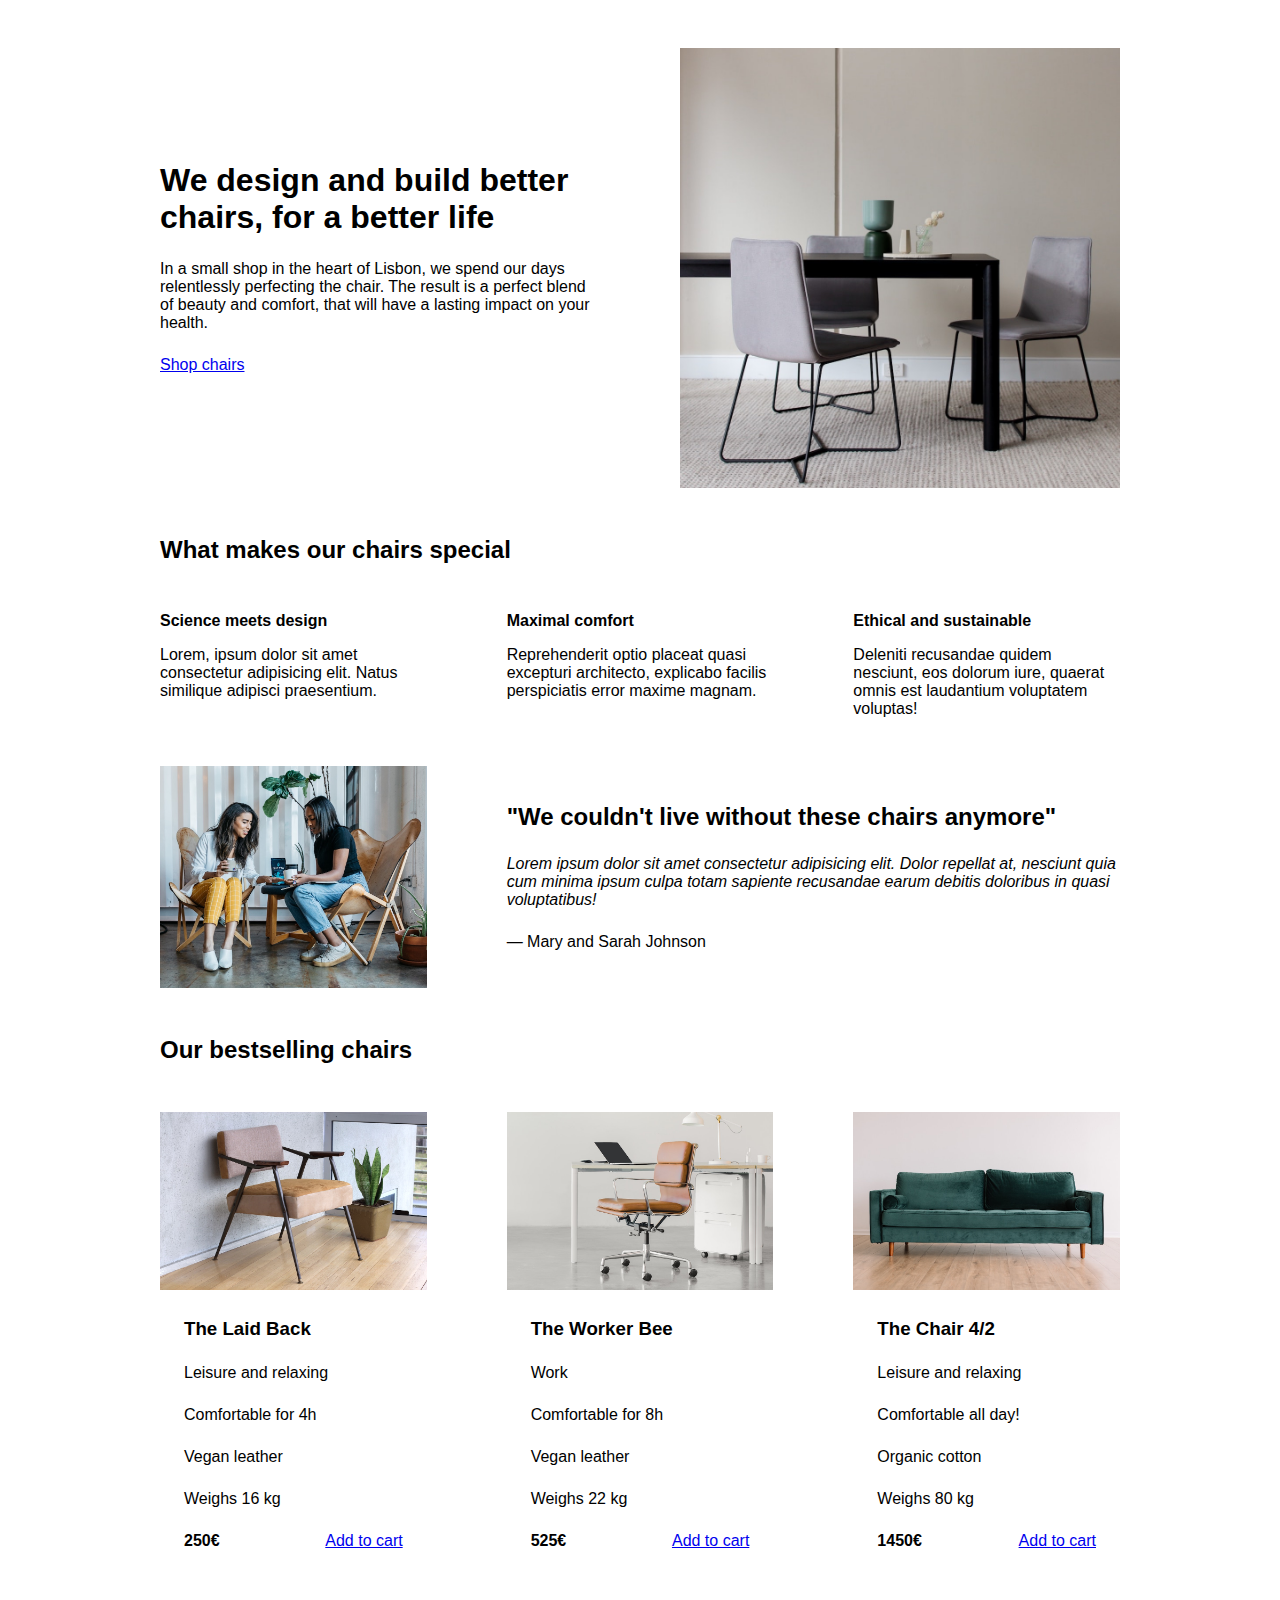
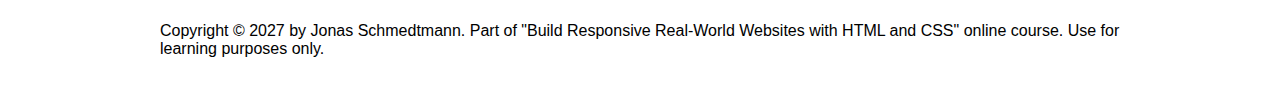
<file: starter/05-Design/index.html>
<!DOCTYPE html>
<html lang="en">
  <head>
    <meta charset="UTF-8" />
    <meta http-equiv="X-UA-Compatible" content="IE=edge" />
    <meta name="viewport" content="width=device-width, initial-scale=1.0" />

    <link rel="stylesheet" href="style.css" />
    <title>Lisbon Chair Shop</title>
  </head>
  <body>
    <div class="container">
      <header>
        <div class="header-text-box">
          <h1>We design and build better chairs, for a better life</h1>
          <p class="header-text">
            In a small shop in the heart of Lisbon, we spend our days
            relentlessly perfecting the chair. The result is a perfect blend of
            beauty and comfort, that will have a lasting impact on your health.
          </p>
          <a class="btn btn--big" href="#">Shop chairs</a>
        </div>
        <img src="hero.jpg" alt="Photo" />
      </header>

      <section>
        <h2>What makes our chairs special</h2>
        <div class="grid-3-cols">
          <div>
            <p class="features-title"><strong>Science meets design</strong></p>
            <p class="features-text">
              Lorem, ipsum dolor sit amet consectetur adipisicing elit. Natus
              similique adipisci praesentium.
            </p>
          </div>

          <div>
            <p class="features-title">
              <strong>Maximal comfort</strong>
            </p>
            <p class="features-text">
              Reprehenderit optio placeat quasi excepturi architecto, explicabo
              facilis perspiciatis error maxime magnam.
            </p>
          </div>

          <div>
            <p class="features-title">
              <strong>Ethical and sustainable</strong>
            </p>
            <p class="features-text">
              Deleniti recusandae quidem nesciunt, eos dolorum iure, quaerat
              omnis est laudantium voluptatem voluptas!
            </p>
          </div>
        </div>
      </section>

      <section class="testimonial-section">
        <div class="grid-3-cols">
          <img src="customers.jpg" alt="People sitting on chairs" />
          <div class="testimonial-box">
            <h2>"We couldn't live without these chairs anymore"</h2>
            <blockquote class="testimonial-text">
              Lorem ipsum dolor sit amet consectetur adipisicing elit. Dolor
              repellat at, nesciunt quia cum minima ipsum culpa totam sapiente
              recusandae earum debitis doloribus in quasi voluptatibus!
            </blockquote>
            <p class="testimonial-author">&mdash; Mary and Sarah Johnson</p>
          </div>
        </div>
      </section>

      <section>
        <h2>Our bestselling chairs</h2>
        <div class="grid-3-cols">
          <figure class="chair">
            <img src="chair-1.jpg" alt="Chair" />
            <div class="chair-box">
              <h3>The Laid Back</h3>
              <ul class="chair-details">
                <li>
                  <!-- Span is a generic INLINE text element, it doesn't have any meaning. It's like a div element, but inline -->
                  <span>Leisure and relaxing</span>
                </li>
                <li>
                  <span>Comfortable for 4h</span>
                </li>
                <li>
                  <span>Vegan leather</span>
                </li>
                <li>
                  <span>Weighs 16 kg</span>
                </li>
              </ul>
              <div class="chair-price">
                <strong>250€</strong>
                <a href="#" class="btn btn--small">Add to cart</a>
              </div>
            </div>
          </figure>

          <figure class="chair">
            <img src="chair-2.jpg" alt="Chair" />
            <div class="chair-box">
              <h3>The Worker Bee</h3>
              <ul class="chair-details">
                <li>
                  <span>Work</span>
                </li>
                <li>
                  <span>Comfortable for 8h</span>
                </li>
                <li>
                  <span>Vegan leather</span>
                </li>
                <li>
                  <span>Weighs 22 kg</span>
                </li>
              </ul>
              <div class="chair-price">
                <strong>525€</strong>
                <a href="#" class="btn btn--small">Add to cart</a>
              </div>
            </div>
          </figure>

          <figure class="chair">
            <img src="chair-3.jpg" alt="Chair" />
            <div class="chair-box">
              <h3>The Chair 4/2</h3>
              <ul class="chair-details">
                <li>
                  <span>Leisure and relaxing</span>
                </li>
                <li>
                  <span>Comfortable all day!</span>
                </li>
                <li>
                  <span>Organic cotton</span>
                </li>
                <li>
                  <span>Weighs 80 kg</span>
                </li>
              </ul>
              <div class="chair-price">
                <strong>1450€</strong>
                <a href="#" class="btn btn--small">Add to cart</a>
              </div>
            </div>
          </figure>
        </div>
      </section>

      <footer>
        Copyright &copy; 2027 by Jonas Schmedtmann. Part of "Build Responsive
        Real-World Websites with HTML and CSS" online course. Use for learning
        purposes only.
      </footer>
    </div>
  </body>
</html>
</file>
<file: final/03-CSS-Fundamentals/style.css>
* {
  /* border-top: 10px solid #1098ad; */
  margin: 0;
  padding: 0;
}

/* PAGE SECTIONS */
body {
  color: #444;
  font-family: sans-serif;

  border-top: 10px solid #1098ad;
  position: relative;
}

.container {
  width: 800px;
  /* margin-left: auto;
  margin-right: auto; */
  margin: 0 auto;
}

.main-header {
  background-color: #f7f7f7;
  /* padding: 20px;
  padding-left: 40px;
  padding-right: 40px; */
  padding: 20px 40px;
  margin-bottom: 60px;
  /* height: 80px; */
}

nav {
  font-size: 18px;
  /* text-align: center; */
}

article {
  margin-bottom: 60px;
}

.post-header {
  margin-bottom: 40px;
  /* position: relative; */
}

aside {
  background-color: #f7f7f7;
  border-top: 5px solid #1098ad;
  border-bottom: 5px solid #1098ad;
  /* padding-top: 50px;
  padding-bottom: 50px; */
  padding: 50px 0;
  width: 500px;
}

/* SMALLER ELEMENTS */
h1,
h2,
h3 {
  color: #1098ad;
}

h1 {
  font-size: 26px;
  text-transform: uppercase;
  font-style: italic;
}

h2 {
  font-size: 40px;
  margin-bottom: 30px;
}

h3 {
  font-size: 30px;
  margin-bottom: 20px;
  margin-top: 40px;
}

h4 {
  font-size: 20px;
  text-transform: uppercase;
  text-align: center;
}

p {
  font-size: 22px;
  line-height: 1.5;
  margin-bottom: 15px;
}

ul,
ol {
  margin-left: 50px;
  margin-bottom: 20px;
}

li {
  font-size: 20px;
  margin-bottom: 10px;
  /* display: inline; */
}

li:last-child {
  margin-bottom: 0;
}

/* footer p {
  font-size: 16px;
} */

/* article header p {
  font-style: italic;
} */

#author {
  font-style: italic;
  font-size: 18px;
}

#copyright {
  font-size: 16px;
}

.related-author {
  font-size: 18px;
  font-weight: bold;
}

/* ul {
  list-style: none;
} */

.related {
  list-style: none;
}

body {
  /* background-color: orangered; */
}

/* .first-li {
  font-weight: bold;
} */

li:first-child {
  font-weight: bold;
}

li:last-child {
  font-style: italic;
}

li:nth-child(even) {
  /* color: red; */
}

/* Misconception: this won't work! */
article p:first-child {
  color: red;
}

/* Styling links */
a:link {
  color: #1098ad;
  text-decoration: none;
}

a:visited {
  /* color: #777; */
  color: #1098ad;
}

a:hover {
  color: orangered;
  font-weight: bold;
  text-decoration: underline orangered;
}

a:active {
  background-color: black;
  font-style: italic;
}
/* LVHA */

.post-img {
  width: 100%;
  height: auto;
}

nav a:link {
  /* background-color: orangered;
  margin: 20px;
  padding: 20px;

  display: block; */

  margin-right: 30px;
  margin-top: 10px;
  display: inline-block;
}

nav a:link:last-child {
  margin-right: 0;
}

button {
  font-size: 22px;
  padding: 20px;
  cursor: pointer;

  position: absolute;
  /* top: 50px;
  left: 50px; */
  bottom: 50px;
  right: 50px;
}

h1::first-letter {
  font-style: normal;
  margin-right: 5px;
}

h3 + p::first-line {
  /* color: red; */
}

h2 {
  /* background-color: orange; */
  position: relative;
}

h2::before {
  content: "TOP";
  background-color: #ffe70e;
  color: #444;
  font-size: 16px;
  font-weight: bold;
  display: inline-block;
  padding: 5px 10px;
  position: absolute;
  top: -10px;
  right: -25px;
}

/* Resolving conflicts */
/* #copyright {
  color: red;
}

.copyright {
  color: blue;
}

.text {
  color: yellow;
}

footer p {
  color: green !important;
} */

/* nav a:link,
nav p {
  font-size: 18px;
} */
</file>
<file: final/04-CSS-Layouts/style.css>
* {
  /* border-top: 10px solid #1098ad; */
  margin: 0;
  padding: 0;
  box-sizing: border-box;
}

/* PAGE SECTIONS */
body {
  color: #444;
  font-family: sans-serif;

  border-top: 10px solid #1098ad;
  position: relative;
}

.container {
  width: 1200px;
  /* margin-left: auto;
  margin-right: auto; */
  margin: 0 auto;
}

.main-header {
  background-color: #f7f7f7;
  /* padding: 20px;
  padding-left: 40px;
  padding-right: 40px; */
  padding: 20px 40px;
  /* margin-bottom: 60px; */
  /* height: 80px; */
}

nav {
  font-size: 18px;
  /* text-align: center; */
}

article {
  /* margin-bottom: 60px; */
}

.post-header {
  margin-bottom: 40px;
  /* position: relative; */
}

aside {
  background-color: #f7f7f7;
  border-top: 5px solid #1098ad;
  border-bottom: 5px solid #1098ad;
  padding: 50px 40px;
}

/* SMALLER ELEMENTS */
h1,
h2,
h3 {
  color: #1098ad;
}

h1 {
  font-size: 26px;
  text-transform: uppercase;
  font-style: italic;
}

h2 {
  font-size: 40px;
  margin-bottom: 30px;
}

h3 {
  font-size: 30px;
  margin-bottom: 20px;
  margin-top: 40px;
}

h4 {
  font-size: 20px;
  text-transform: uppercase;
  text-align: center;
  margin-bottom: 30px;
}

p {
  font-size: 22px;
  line-height: 1.5;
  margin-bottom: 15px;
}

ul,
ol {
  margin-left: 50px;
  margin-bottom: 20px;
}

li {
  font-size: 20px;
  margin-bottom: 10px;
  /* display: inline; */
}

li:last-child {
  margin-bottom: 0;
}

/* footer p {
  font-size: 16px;
} */

/* article header p {
  font-style: italic;
} */

#author {
  font-style: italic;
  font-size: 18px;
}

#copyright {
  font-size: 16px;
}

.related-author {
  font-size: 18px;
  font-weight: bold;
}

/* ul {
  list-style: none;
} */

.related {
  list-style: none;
  margin-left: 0;
}

body {
  /* background-color: orangered; */
}

/* .first-li {
  font-weight: bold;
} */

li:first-child {
  font-weight: bold;
}

li:last-child {
  font-style: italic;
}

li:nth-child(even) {
  /* color: red; */
}

/* Misconception: this won't work! */
article p:first-child {
  color: red;
}

/* Styling links */
a:link {
  color: #1098ad;
  text-decoration: none;
}

a:visited {
  /* color: #777; */
  color: #1098ad;
}

a:hover {
  color: orangered;
  font-weight: bold;
  text-decoration: underline orangered;
}

a:active {
  background-color: black;
  font-style: italic;
}
/* LVHA */

.post-img {
  width: 100%;
  height: auto;
}

nav a:link {
  /* background-color: orangered;
  margin: 20px;
  padding: 20px;

  display: block; */

  margin-right: 30px;
  display: inline-block;
}

nav a:link:last-child {
  margin-right: 0;
}

button {
  font-size: 22px;
  padding: 20px;
  cursor: pointer;

  position: absolute;
  /* top: 50px;
  left: 50px; */
  bottom: 50px;
  right: 50px;
}

h1::first-letter {
  font-style: normal;
  margin-right: 5px;
}

h3 + p::first-line {
  /* color: red; */
}

h2 {
  /* background-color: orange; */
  position: relative;
}

h2::before {
  content: "TOP";
  background-color: #ffe70e;
  color: #444;
  font-size: 16px;
  font-weight: bold;
  display: inline-block;
  padding: 5px 10px;
  position: absolute;
  top: -10px;
  right: -25px;
}

/* Resolving conflicts */
/* #copyright {
  color: red;
}

.copyright {
  color: blue;
}

.text {
  color: yellow;
}

footer p {
  color: green !important;
} */

/* nav a:link,
nav p {
  font-size: 18px;
} */

/* FLOATS */
/*
.author-img {
  float: left;
  margin-bottom: 20px;
}

.author {
  float: left;
  margin-top: 10px;
  margin-left: 20px;
}

h1 {
  float: left;
}

nav {
  float: right;
}

.clear {
  clear: both;
}

.clearfix::after {
  clear: both;
  content: "";
  display: block;
}

article {
  width: 825px;
  float: left;
}

aside {
  width: 300px;
  float: right;
}

footer {
  clear: both;
}
*/

/* FLEXBOX */
.main-header {
  display: flex;
  align-items: center;
  justify-content: space-between;
}

.author-box {
  display: flex;
  align-items: center;
  margin-bottom: 15px;
}

.author {
  margin-bottom: 0;
  margin-left: 15px;
}

.related-post {
  display: flex;
  align-items: center;
  gap: 20px;
  margin-bottom: 30px;
}

.related-link:link {
  font-size: 17px;
  font-weight: bold;
  font-style: normal;
  margin-bottom: 5px;
  display: block;
}

.related-author {
  margin-bottom: 0;
  font-size: 14px;
  font-weight: normal;
  font-style: italic;
}

/* FLEXBOX LAYOUT */
/* .row {
  display: flex;
  align-items: flex-start;
  gap: 75px;
  margin-bottom: 60px;
}

article {
  flex: 1;
  margin-bottom: 0;
}

aside {
  
  DEFAULTS:
  flex-grow: 0;
  flex-shrink: 1;
  flex-basis: auto;

  flex: 0 0 300px;
} */

/* CSS GRID LAYOUT */
.container {
  display: grid;
  grid-template-columns: 1fr 300px;
  column-gap: 75px;
  row-gap: 60px;
  align-items: start;
}

.main-header {
  /* grid-column: 1 / span 2; */
  grid-column: 1 / -1;
}

article {
}

aside {
}

footer {
  grid-column: 1 / -1;
}
</file>
<file: final/05-Design/style.css>
/*
SPACING SYSTEM (px)
2 / 4 / 8 / 12 / 16 / 24 / 32 / 48 / 64 / 80 / 96 / 128

FONT SIZE SYSTEM (px)
10 / 12 / 14 / 16 / 18 / 20 / 24 / 30 / 36 / 44 / 52 / 62 / 74 / 86 / 98
*/

/* 
MAIN COLOR: #087f5b
GREY COLOR: #343a40
*/

* {
  margin: 0;
  padding: 0;
  box-sizing: border-box;
}

/* ------------------------ */
/* GENERAL STYLES */
/* ------------------------ */
body {
  font-family: "Inter", sans-serif;
  color: #343a40;
  border-bottom: 8px solid #087f5b;
}

.container {
  width: 960px;
  margin: 0 auto;
}

header,
section {
  margin-bottom: 96px;
}

h2 {
  margin-bottom: 48px;
  font-size: 36px;
  letter-spacing: -0.5px;
  /* 24 / 30 / 36 */
}

.grid-3-cols {
  display: grid;
  grid-template-columns: repeat(3, 1fr);
  column-gap: 80px;
}

.btn:link,
.btn:visited {
  background-color: #087f5b;
  color: #fff;
  text-decoration: none;
  text-transform: uppercase;
  font-weight: 500;

  display: inline-block;
  border-radius: 100px;
}

.btn:hover,
.btn:active {
  background-color: #099268;
}

.btn--big {
  font-size: 18px;
  padding: 16px 32px;
}

.btn--small {
  font-size: 14px;
  padding: 8px 12px;
}

img {
  border-radius: 12px;
}

/* ------------------------ */
/* COMPONENT STYLES */
/* ------------------------ */

/* HEADER */
header {
  display: grid;
  grid-template-columns: repeat(2, 1fr);
  column-gap: 80px;
  margin-top: 64px;
}

.header-text-box {
  align-self: center;
}

h1 {
  margin-bottom: 32px;
  font-size: 44px;
  line-height: 1.1;
  letter-spacing: -1px;
  /* 44 / 52 / 62 */

  /* text-shadow: 0 5px 5px rgba(0, 0, 0, 0.2); */
}

.header-text {
  margin-bottom: 24px;
  font-size: 18px;
  line-height: 1.7;
}

img {
  width: 100%;
}

/* FEATURES */
.features-icon {
  stroke: #087f5b;
  width: 32px;
  heigh: 32px;
  margin-bottom: 24px;
}

.features-title {
  margin-bottom: 16px;
  font-size: 20px;
}

.features-text {
  font-size: 18px;
  line-height: 1.7;
}

/* TESTIMONIAL */
.testimonial-section {
  background-color: #087f5b;
  color: #fff;
  padding: 24px;
  border-radius: 12px;
}

.testimonial-box {
  grid-column: 2 / -1;
  align-self: center;
}

.testimonial-box h2 {
  margin-bottom: 24px;
  /* 20 / 24 / 30 */
  font-size: 24px;
}

.testimonial-text {
  font-style: italic;
  margin-bottom: 24px;
  font-size: 18px;
  line-height: 1.7;
  color: ##e6fcf5;
}

.testimonial-author {
  color: #c3fae8;
}

/* CHAIRS */
.chair {
  box-shadow: 0 20px 30px 0 rgba(0, 0, 0, 0.07);
  border-radius: 12px;
}

.chair img {
  border-bottom-left-radius: 0;
  border-bottom-right-radius: 0;
}

.chair-box {
  padding: 32px;
}

h3 {
  margin-bottom: 24px;
  font-size: 20px;
}

.chair-details {
  list-style: none;
  margin-bottom: 48px;
}

.chair-details li {
  display: flex;
  align-items: center;
  gap: 12px;
  margin-bottom: 16px;
}

.chair-details li:last-child {
  margin-bottom: 0;
}

.chair-icon {
  stroke: #087f5b;
  width: 24px;
  height: 24px;
}

.chair-price {
  display: flex;
  justify-content: space-between;
  align-items: center;
  font-size: 20px;
}

footer {
  margin-bottom: 48px;
  font-size: 14px;
  color: #495057;
}
</file>
<file: starter/03-CSS-Fundamentals/style.css>
* {
  /* border-top: 10px solid #1098ad; */
  margin: 0;
  padding: 0;
}

/* PAGE SECTIONS */
body {
  /* background-color: orangered; */
  color: #444;
  font-family: sans-serif;
  border-top: 10px solid #1098ad;
  position: relative;
}

/* SMALLER ELEMENTS */
h1,
h2,
h3 {
  color: #1098ad;
}

h1 {
  font-size: 26px;
  text-transform: uppercase;
  font-style: italic;
}

h1::first-letter {
  font-style: normal;
  margin-right: 5px;
}

h2 {
  font-size: 40px;
  margin-bottom: 30px;
  /* background-color: orange; */
  position: relative;
}

h2::after {
  position: absolute;
  content: "TOP";
  background-color: #f3a058;
  color: #fff;
  font-size: 16px;
  font-weight: bold;
  display: inline-block;
  padding: 5px 10px;
  top: -15px;
  right: -25px;
}

h3 {
  font-size: 30px;
  margin-top: 40px;
  margin-bottom: 20px;
}

h4 {
  font-size: 20px;
  text-transform: uppercase;
  text-align: center;
}

p {
  font-size: 22px;
  line-height: 1.5;
  margin-bottom: 15px;
}

h3 + p::first-line {
  /* color: red; */
}

ul,
ol {
  margin-left: 50px;
  margin-bottom: 20px;
}

li {
  font-size: 20px;
  margin-bottom: 10px;
}

li:last-child {
  margin-bottom: 0;
}

.container {
  width: 800px;
  margin: 0 auto;
}

.main-header {
  background-color: #f7f7f7;
  padding: 20px 40px;
  margin-bottom: 60px;
  /* height: 80px; */
}

.post-header {
  margin-bottom: 15px;
}

.post-image {
  width: 100%;
  height: auto;
}

#author {
  font-style: italic;
  font-size: 18px;
}

#copyright {
  font-size: 16px;
}

.related-author {
  font-size: 18px;
  font-weight: bold;
}

/* ul {
  list-style: none;
} */

.related {
  list-style: none;
}

aside {
  background-color: #f7f7f7;
  border-top: 5px solid #1098ad;
  border-bottom: 5px solid #1098ad;
  padding: 50px 0px;
  width: 500px;
}

/* .first-li {
  font-weight: bold;
} */

li:first-child {
  font-weight: bold;
}

li:last-child {
  font-style: italic;
}

li:nth-child(even) {
  /* color: red; */
}

/* Misconception: this won't work! */
article p:first-child {
  color: red;
}

/* Style Links */
a:link {
  color: #1098ad;
  text-decoration: none;
}

a:visited {
  color: #1098ad;
}

a:hover {
  color: orangered;
  font-weight: bold;
  text-decoration: underline orangered;
}

a:active {
  background-color: black;
  font-style: italic;
}
a {
  color: red;
}
/* 순서 LVHA */

/* Resolving conflicts */
/* #copyright {
  color: red;
}
.copyright {
  color: blue;
}

.text {
  color: yellow;
}

footer p {
  color: green !important;
} */

nav {
  font-size: 18px;
  text-align: center;
}

nav a:link {
  margin-right: 30px;
  margin-top: 10px;
  display: inline-block;
}

nav a:link:last-child {
  margin-right: 0;
}

article {
  margin-bottom: 60px;
}

.product-like {
  position: absolute;
  right: 50px;
  bottom: 50px;
  font-size: 22px;
  padding: 20px;
  cursor: pointer;
}
</file>
<file: starter/05-Design/style.css>
/*
SPACING SYSTEM (px)
2 / 4 / 8 / 12 / 16 / 24 / 32 / 48 / 64 / 80 / 96 / 128

FONT SIZE SYSTEM (px)
10 / 12 / 14 / 16 / 18 / 20 / 24 / 30 / 36 / 44 / 52 / 62 / 74 / 86 / 98
*/

* {
  margin: 0;
  padding: 0;
  box-sizing: border-box;
}

/* ------------------------ */
/* GENERAL STYLES */
/* ------------------------ */
body {
  font-family: sans-serif;
}

.container {
  width: 960px;
  margin: 0 auto;
}

header,
section {
  margin-bottom: 48px;
}

h2 {
  margin-bottom: 48px;
}

.grid-3-cols {
  display: grid;
  grid-template-columns: repeat(3, 1fr);
  column-gap: 80px;
}

/* ------------------------ */
/* COMPONENT STYLES */
/* ------------------------ */

/* HEADER */
header {
  display: grid;
  grid-template-columns: repeat(2, 1fr);
  column-gap: 80px;
  margin-top: 48px;
}

.header-text-box {
  align-self: center;
}

h1 {
  margin-bottom: 24px;
}

.header-text {
  margin-bottom: 24px;
}

img {
  width: 100%;
}

/* FEATURES */
.features-icon {
}

.features-title {
  margin-bottom: 16px;
}

.features-text {
}

/* TESTIMONIAL */
.testimonial-section {
}

.testimonial-box {
  grid-column: 2 / -1;
  align-self: center;
}

.testimonial-box h2 {
  margin-bottom: 24px;
}

.testimonial-text {
  font-style: italic;
  margin-bottom: 24px;
}

/* CHAIRS */
.chair-box {
  padding: 24px;
}

h3 {
  margin-bottom: 24px;
}

.chair-details {
  list-style: none;
  margin-bottom: 24px;
}

.chair-details li {
  display: flex;
  align-items: center;
  gap: 12px;
  margin-bottom: 24px;
}

.chair-details li:last-child {
  margin-bottom: 0;
}

.chair-icon {
}

.chair-price {
  display: flex;
  justify-content: space-between;
}

footer {
  margin-bottom: 48px;
}
</file>
